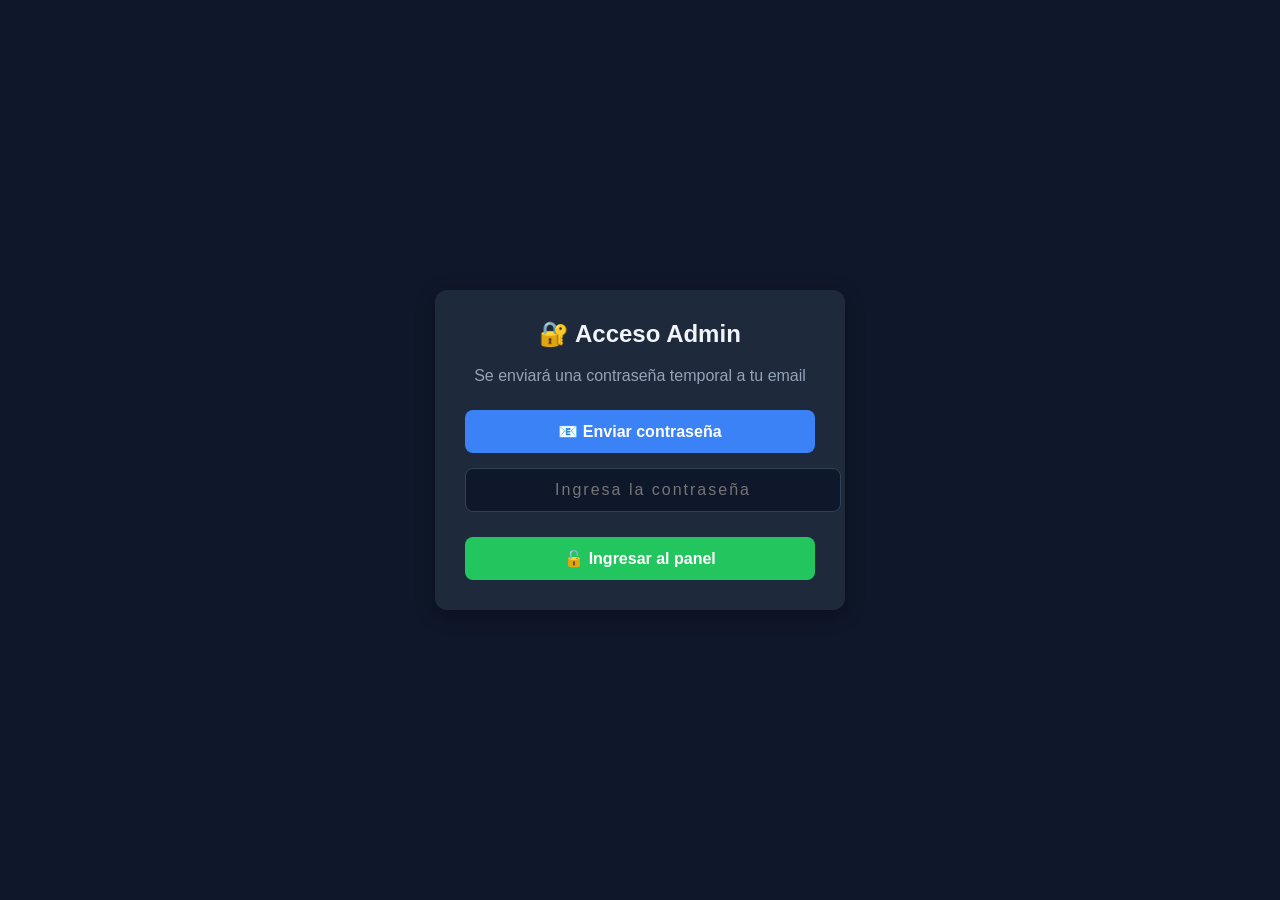
<file: frontend/admin_login.html>
<!DOCTYPE html>
<html lang="es">
<head>
<meta charset="UTF-8">
<title>Admin Access</title>
<link rel="stylesheet" href="/frontend/css/admin_login.css?v=1.0.8">
</head>
<body>

<div class="box">
    <h2>🔐 Acceso Admin</h2>
    <p>Se enviará una contraseña temporal a tu email</p>

    <button class="send" onclick="requestPassword()">📧 Enviar contraseña</button>

    <input type="password" id="pass" placeholder="Ingresa la contraseña" autocomplete="off">

    <button class="login" onclick="login()">🔓 Ingresar al panel</button>
    
    <div id="errorMsg" class="error"></div>
    <div id="successMsg" class="success"></div>
</div>
<script src="/frontend/js/admin_login.js?v=1.0.9"></script>
</body>
</html>
</file>
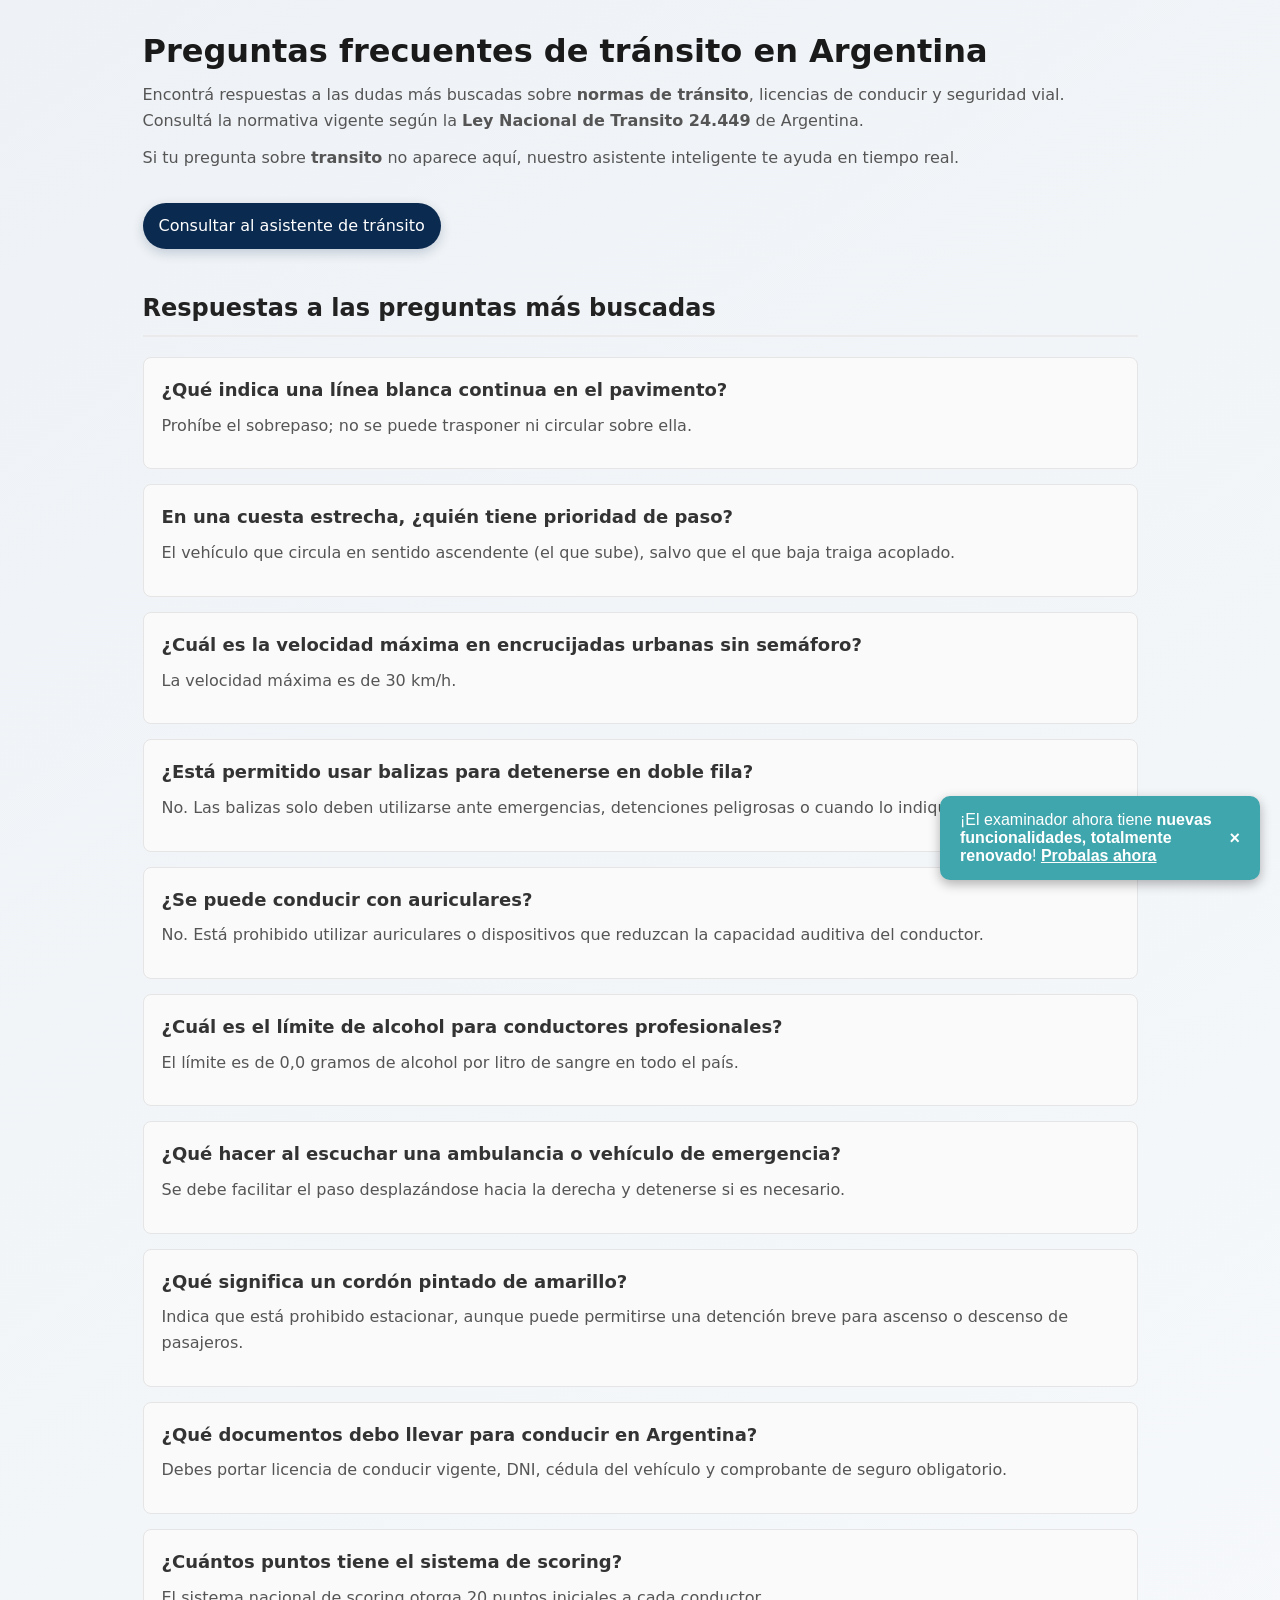
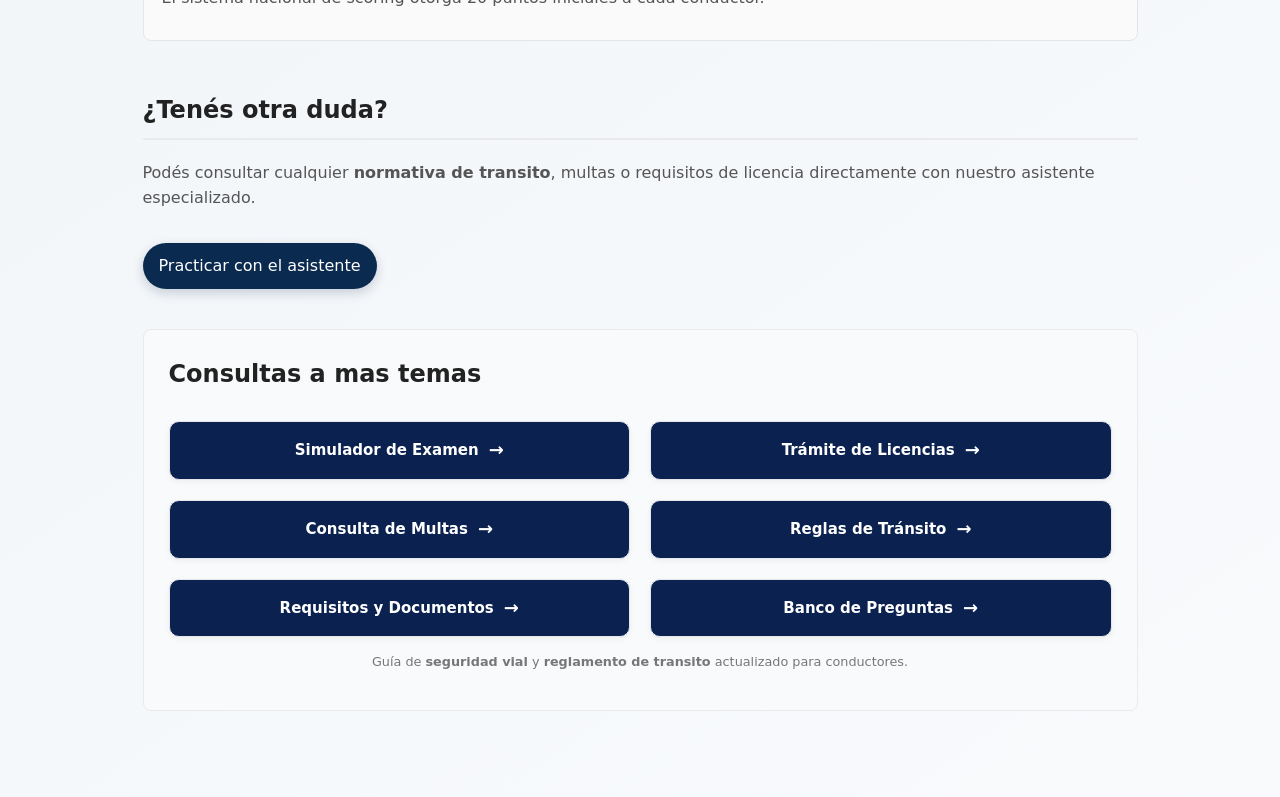
<file: frontend/faq.html>
<!DOCTYPE html>
<html lang="es">

<head>

<meta charset="UTF-8">
<meta name="viewport" content="width=device-width, initial-scale=1">

<title>Preguntas frecuentes de tránsito en Argentina | Seguridad Vial</title>

<meta name="description" content="Las dudas más comunes sobre normas de tránsito, licencias de conducir, multas y seguridad vial en Argentina según la Ley Nacional de Tránsito 24.449.">

<meta name="robots" content="index, follow">

<link rel="icon" type="image/x-icon" href="/favicon.ico">
<link rel="icon" type="image/png" sizes="32x32" href="/static/favicon-32x32.png">
<link rel="icon" type="image/png" sizes="16x16" href="/static/favicon-16x16.png">
<link rel="icon" type="image/png" sizes="192x192" href="/static/android-chrome-192x192.png">
<link rel="icon" type="image/png" sizes="512x512" href="/static/android-chrome-512x512.png">
<link rel="apple-touch-icon" href="/static/apple-touch-icon.png">
<link rel="manifest" href="/static/site.webmanifest">

<link rel="canonical" href="https://seguridadvial.codepyhub.com/faq/">

<link rel="stylesheet" href="/frontend/css/styles.css">
<link rel="stylesheet" href="/frontend/css/faq.css?v=1.0.57">

<meta property="og:title" content="Preguntas frecuentes de tránsito en Argentina">
<meta property="og:description" content="Respuestas rápidas sobre normas de tránsito, licencias y multas en Argentina.">
<meta property="og:type" content="website">
<meta property="og:locale" content="es_AR">

</head>

<body>

<main>

<header>
  <h1>Preguntas frecuentes de tránsito en Argentina</h1>

  <p>
    Encontrá respuestas a las dudas más buscadas sobre <strong>normas de tránsito</strong>, licencias de conducir y 
    seguridad vial. Consultá la normativa vigente según la <strong>Ley Nacional de Transito 24.449</strong> de Argentina.
  </p>

  <p>
    Si tu pregunta sobre <strong>transito</strong> no aparece aquí, nuestro asistente inteligente te ayuda en tiempo real.
  </p>

  <a href="/" class="back-btn" title="Asistente ia de transito">Consultar al asistente de tránsito</a>
</header>
<section>

<h2>Respuestas a las preguntas más buscadas</h2>


<article class="faq-item">
<h3>¿Qué indica una línea blanca continua en el pavimento?</h3>
<p>Prohíbe el sobrepaso; no se puede trasponer ni circular sobre ella.</p>
</article>


<article class="faq-item">
<h3>En una cuesta estrecha, ¿quién tiene prioridad de paso?</h3>
<p>El vehículo que circula en sentido ascendente (el que sube), salvo que el que baja traiga acoplado.</p>
</article>


<article class="faq-item">
<h3>¿Cuál es la velocidad máxima en encrucijadas urbanas sin semáforo?</h3>
<p>La velocidad máxima es de 30 km/h.</p>
</article>


<article class="faq-item">
<h3>¿Está permitido usar balizas para detenerse en doble fila?</h3>
<p>No. Las balizas solo deben utilizarse ante emergencias, detenciones peligrosas o cuando lo indique la autoridad.</p>
</article>


<article class="faq-item">
<h3>¿Se puede conducir con auriculares?</h3>
<p>No. Está prohibido utilizar auriculares o dispositivos que reduzcan la capacidad auditiva del conductor.</p>
</article>


<article class="faq-item">
<h3>¿Cuál es el límite de alcohol para conductores profesionales?</h3>
<p>El límite es de 0,0 gramos de alcohol por litro de sangre en todo el país.</p>
</article>


<article class="faq-item">
<h3>¿Qué hacer al escuchar una ambulancia o vehículo de emergencia?</h3>
<p>Se debe facilitar el paso desplazándose hacia la derecha y detenerse si es necesario.</p>
</article>


<article class="faq-item">
<h3>¿Qué significa un cordón pintado de amarillo?</h3>
<p>Indica que está prohibido estacionar, aunque puede permitirse una detención breve para ascenso o descenso de pasajeros.</p>
</article>

<article class="faq-item">
  <h3>¿Qué documentos debo llevar para conducir en Argentina?</h3>
  <p>Debes portar licencia de conducir vigente, DNI, cédula del vehículo y comprobante de seguro obligatorio.</p>
</article>


<article class="faq-item">
  <h3>¿Cuántos puntos tiene el sistema de scoring?</h3>
  <p>El sistema nacional de scoring otorga 20 puntos iniciales a cada conductor.</p>
</article>

</section>

<section style="margin-top:50px">
  <h2>¿Tenés otra duda?</h2>
  <p>
  Podés consultar cualquier <strong>normativa de transito</strong>, multas o requisitos de licencia directamente
  con nuestro asistente especializado.
  </p>
  <a href="/" class="back-btn" title="Pregunta al asistente de transito">
  Practicar con el asistente
  </a>
</section>

<section class="faq-topics" id="seccion-enlaces">
  <h2>Consultas a mas temas</h2>
  <div class="faq-links">
    <a href="/examen/" title="Simulador de examen de transito">Simulador de Examen</a>
    <a href="/faq/licencias/" title="Tramite de licencias de conducir">Trámite de Licencias</a>
    <a href="/faq/multas/" title="Consulta de multas de transito">Consulta de Multas</a>
    <a href="/faq/normas/" title="Normativa y reglas de transito">Reglas de Tránsito</a>
    <a href="/faq/documentacion/" title="Papeles y documentacion para circular">Requisitos y Documentos</a>
    <a href="/faq/examen/" title="Preguntas examen de transito">Banco de Preguntas</a>
  </div>
  <p style="font-size: 0.8em; color: #777; text-align: center; margin-top: 15px;">
    Guía de <strong>seguridad vial</strong> y <strong>reglamento de transito</strong> actualizado para conductores.
  </p>
  <p style="display:none;">
      Respondemos tus <strong>dudas de transito</strong> en Argentina: desde prioridades de paso hasta <strong>multas de transito</strong>. El <strong>asistente de seguridad vial</strong> más completo sobre el <strong>reglamento de transito</strong>.
  </p>

</section>

</main>

<script type="application/ld+json">
{
"@context":"https://schema.org",
"@type":"FAQPage",
"mainEntity":[

{
"@type":"Question",
"name":"¿Qué indica una línea blanca continua en el pavimento?",
"acceptedAnswer":{"@type":"Answer","text":"Prohíbe el sobrepaso; no se puede trasponer ni circular sobre ella."}
},

{
"@type":"Question",
"name":"En una cuesta estrecha, ¿quién tiene prioridad de paso?",
"acceptedAnswer":{"@type":"Answer","text":"El vehículo que circula en sentido ascendente tiene prioridad."}
},

{
"@type":"Question",
"name":"¿Cuál es la velocidad máxima en encrucijadas urbanas sin semáforo?",
"acceptedAnswer":{"@type":"Answer","text":"La velocidad máxima es de 30 km/h."}
},

{
"@type":"Question",
"name":"¿Está permitido usar balizas para detenerse en doble fila?",
"acceptedAnswer":{"@type":"Answer","text":"No. Las balizas se utilizan solo ante emergencias."}
},

{
"@type":"Question",
"name":"¿Se puede conducir con auriculares?",
"acceptedAnswer":{"@type":"Answer","text":"No, está prohibido utilizar auriculares al conducir."}
}

]
}
</script>

<div id="newFeaturesToast" style="
  position: fixed;
  bottom: 20px;
  right: 20px;
  background-color: #3fa6ad;
  color: #fff;
  padding: 15px 20px;
  border-radius: 10px;
  box-shadow: 0 4px 12px rgba(0,0,0,0.3);
  font-family: 'Inter', sans-serif;
  max-width: 320px;
  z-index: 9999;
  display: flex;
  align-items: center;
  justify-content: space-between;
  gap: 10px;
  cursor: default;
  opacity: 0;
  transform: translateY(50px);
  transition: opacity 0.5s ease, transform 0.5s ease;
">
  <span>
    ¡El examinador ahora tiene <strong>nuevas funcionalidades, totalmente renovado</strong>! 
    <a href="/examen/" style="color: #fff; text-decoration: underline; font-weight: 600;">Probalas ahora</a>
  </span>
  <button id="closeToast" style="
    background: transparent;
    border: none;
    color: #fff;
    font-size: 18px;
    font-weight: bold;
    cursor: pointer;
  ">&times;</button>
</div>
<script>
  document.addEventListener('DOMContentLoaded', () => {
    const toast = document.getElementById('newFeaturesToast');
    const closeBtn = document.getElementById('closeToast');

    setTimeout(() => {
      toast.style.opacity = '1';
      toast.style.transform = 'translateY(0)';
    }, 500); 

    closeBtn.addEventListener('click', () => {
      toast.style.opacity = '0';
      toast.style.transform = 'translateY(50px)';
    });

    setTimeout(() => {
      toast.style.opacity = '0';
      toast.style.transform = 'translateY(50px)';
    }, 10500); 
  });
</script>

</body>
</html>
</file>
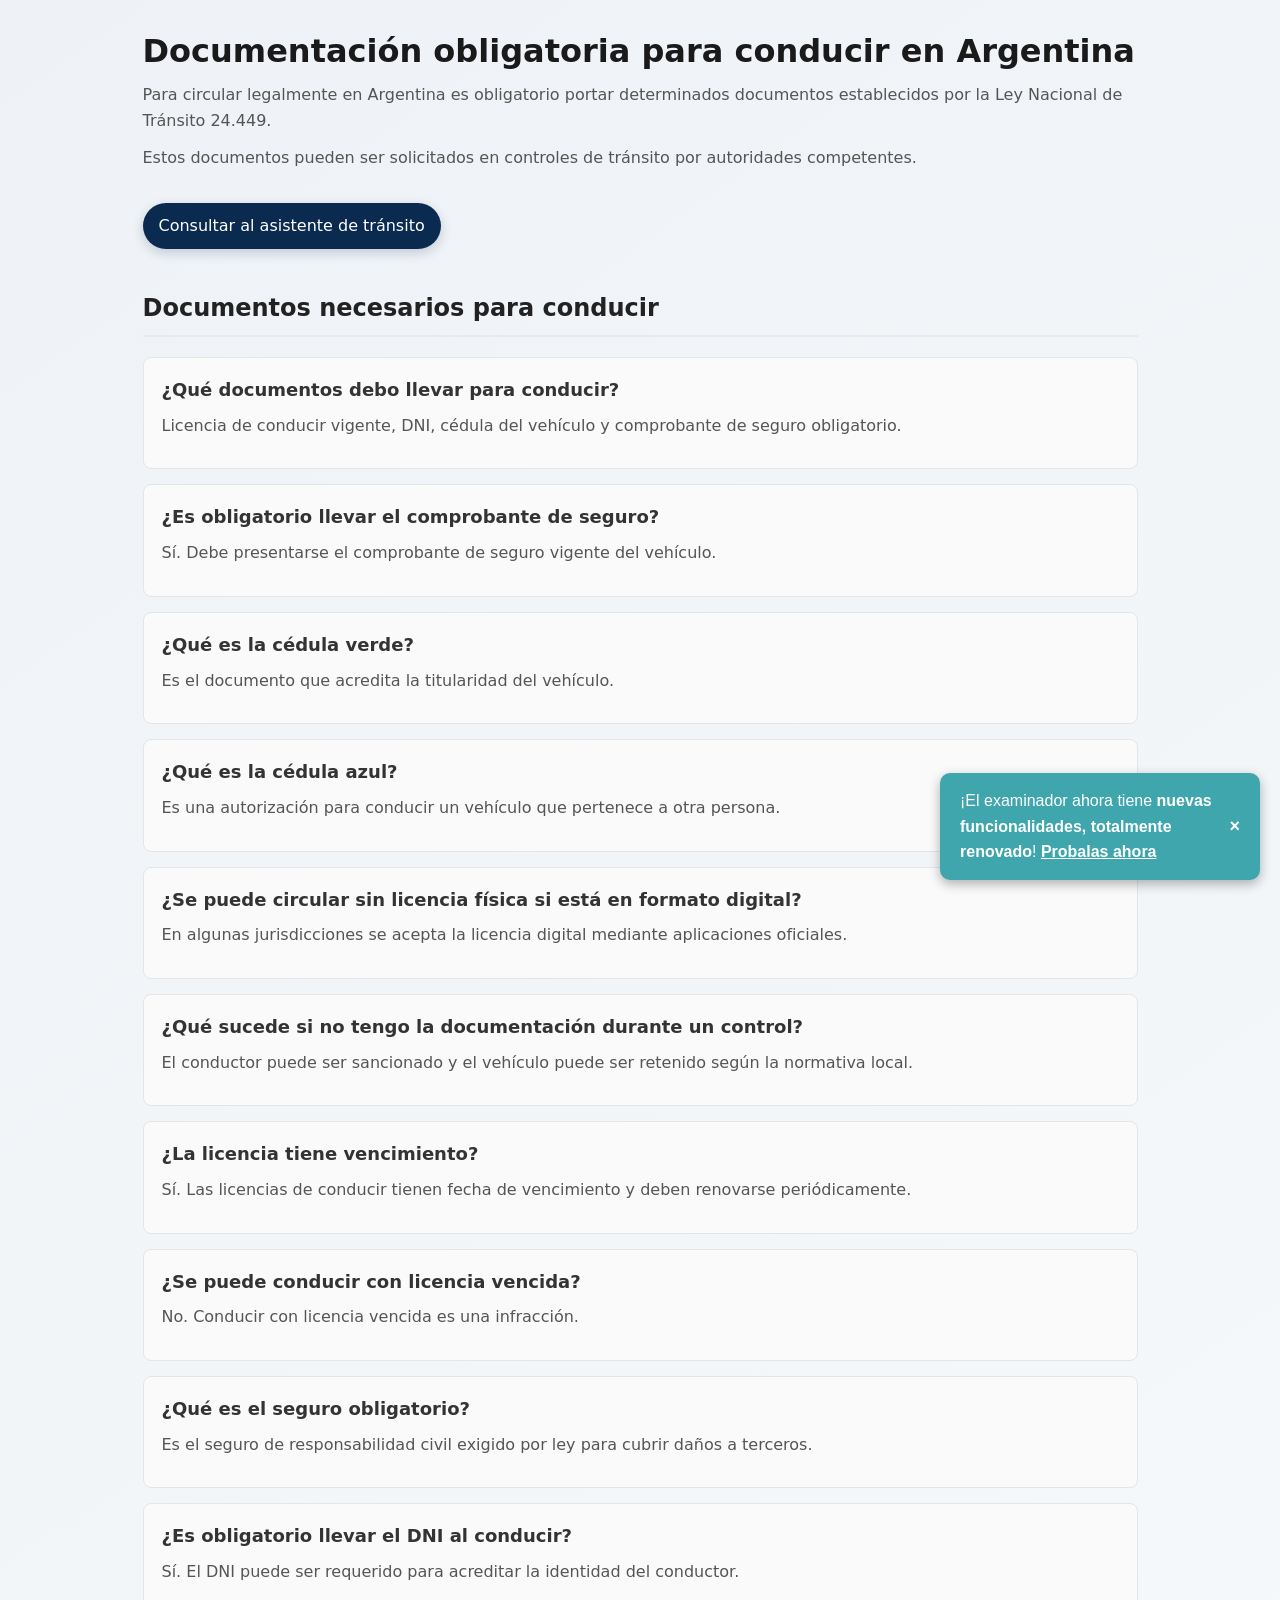
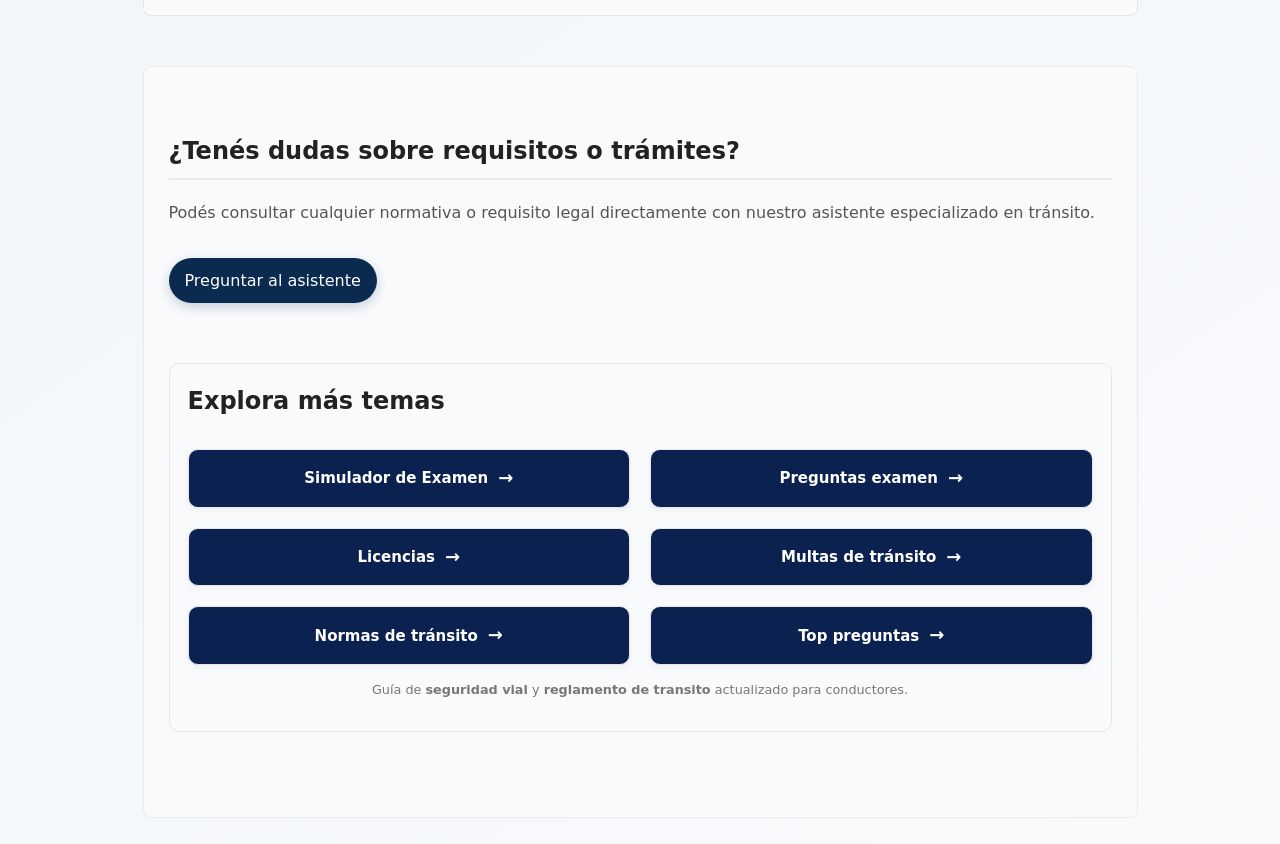
<file: frontend/faq_documentacion.html>
<!DOCTYPE html>
<html lang="es">

<head>

<meta charset="UTF-8">
<meta name="viewport" content="width=device-width, initial-scale=1">

<title>Documentación obligatoria para conducir en Argentina</title>

<meta name="description" content="Documentos obligatorios para conducir en Argentina: licencia, seguro, cédula del vehículo y requisitos legales según la Ley Nacional de Tránsito.">

<meta name="robots" content="index, follow">

<link rel="icon" type="image/x-icon" href="/favicon.ico">
<link rel="icon" type="image/png" sizes="32x32" href="/static/favicon-32x32.png">
<link rel="icon" type="image/png" sizes="16x16" href="/static/favicon-16x16.png">
<link rel="icon" type="image/png" sizes="192x192" href="/static/android-chrome-192x192.png">
<link rel="icon" type="image/png" sizes="512x512" href="/static/android-chrome-512x512.png">
<link rel="apple-touch-icon" href="/static/apple-touch-icon.png">
<link rel="manifest" href="/static/site.webmanifest">

<link rel="canonical" href="https://seguridadvial.codepyhub.com/faq/documentacion">

<link rel="stylesheet" href="/frontend/css/styles.css">
<link rel="stylesheet" href="/frontend/css/faq.css?v=1.0.15">

<meta property="og:title" content="Documentación obligatoria para conducir en Argentina">
<meta property="og:description" content="Requisitos legales y documentos necesarios para conducir en Argentina.">

</head>

<body>

<main>

<header>

<h1>Documentación obligatoria para conducir en Argentina</h1>

<p>
Para circular legalmente en Argentina es obligatorio portar determinados
documentos establecidos por la Ley Nacional de Tránsito 24.449.
</p>

<p>
Estos documentos pueden ser solicitados en controles de tránsito
por autoridades competentes.
</p>

<a href="/" class="back-btn" title="Consultar al asistente de transito inteligente">
  Consultar al asistente de tránsito
</a>

</header>
<section>

<h2>Documentos necesarios para conducir</h2>


<article class="faq-item">
<h3>¿Qué documentos debo llevar para conducir?</h3>
<p>Licencia de conducir vigente, DNI, cédula del vehículo y comprobante de seguro obligatorio.</p>
</article>


<article class="faq-item">
<h3>¿Es obligatorio llevar el comprobante de seguro?</h3>
<p>Sí. Debe presentarse el comprobante de seguro vigente del vehículo.</p>
</article>


<article class="faq-item">
<h3>¿Qué es la cédula verde?</h3>
<p>Es el documento que acredita la titularidad del vehículo.</p>
</article>


<article class="faq-item">
<h3>¿Qué es la cédula azul?</h3>
<p>Es una autorización para conducir un vehículo que pertenece a otra persona.</p>
</article>


<article class="faq-item">
<h3>¿Se puede circular sin licencia física si está en formato digital?</h3>
<p>En algunas jurisdicciones se acepta la licencia digital mediante aplicaciones oficiales.</p>
</article>


<article class="faq-item">
<h3>¿Qué sucede si no tengo la documentación durante un control?</h3>
<p>El conductor puede ser sancionado y el vehículo puede ser retenido según la normativa local.</p>
</article>


<article class="faq-item">
<h3>¿La licencia tiene vencimiento?</h3>
<p>Sí. Las licencias de conducir tienen fecha de vencimiento y deben renovarse periódicamente.</p>
</article>


<article class="faq-item">
<h3>¿Se puede conducir con licencia vencida?</h3>
<p>No. Conducir con licencia vencida es una infracción.</p>
</article>


<article class="faq-item">
<h3>¿Qué es el seguro obligatorio?</h3>
<p>Es el seguro de responsabilidad civil exigido por ley para cubrir daños a terceros.</p>
</article>


<article class="faq-item">
<h3>¿Es obligatorio llevar el DNI al conducir?</h3>
<p>Sí. El DNI puede ser requerido para acreditar la identidad del conductor.</p>
</article>

</section>


<section style="margin-top:50px">

<h2>¿Tenés dudas sobre requisitos o trámites?</h2>

<p>
Podés consultar cualquier normativa o requisito legal directamente
con nuestro asistente especializado en tránsito.
</p>

<section>
  <a href="/" class="back-btn" title="Hacer consultas de transito al asistente virtual">
    Preguntar al asistente
  </a>
</section>

<section class="faq-topics">
  <h2>Explora más temas</h2>

  <div class="faq-links">
    <a href="/examen/" class="faq-cta-btn" title="Simulador de examen de transito para licencia">Simulador de Examen</a>
    <a href="/faq/examen/" title="Banco de preguntas examen de transito argentina">Preguntas examen</a>
    <a href="/faq/licencias/" title="Tramite de licencias de conducir y requisitos">Licencias</a>
    <a href="/faq/multas/" title="Consulta de multas de transito e infracciones">Multas de tránsito</a>
    <a href="/faq/normas/" title="Reglas y normas de transito ley 24449">Normas de tránsito</a>
    <a href="/faq/" title="Preguntas frecuentes de transito mas buscadas">Top preguntas</a>
  </div>
  <p style="font-size: 0.8em; color: #777; text-align: center; margin-top: 15px;">
    Guía de <strong>seguridad vial</strong> y <strong>reglamento de transito</strong> actualizado para conductores.
  </p>

  <p style="display:none;">
    Respondemos tus <strong>dudas de transito</strong> en Argentina: desde prioridades de paso hasta <strong>multas de transito</strong>. El <strong>asistente de seguridad vial</strong> más completo sobre el <strong>reglamento de transito</strong>.
  </p>
</section>

<script type="application/ld+json">
{
"@context":"https://schema.org",
"@type":"FAQPage",
"mainEntity":[

{
"@type":"Question",
"name":"¿Qué documentos debo llevar para conducir?",
"acceptedAnswer":{"@type":"Answer","text":"Licencia de conducir vigente, DNI, cédula del vehículo y comprobante de seguro."}
},

{
"@type":"Question",
"name":"¿Qué es la cédula verde?",
"acceptedAnswer":{"@type":"Answer","text":"Documento que acredita la titularidad del vehículo."}
},

{
"@type":"Question",
"name":"¿Qué es la cédula azul?",
"acceptedAnswer":{"@type":"Answer","text":"Autorización para conducir un vehículo de otra persona."}
},

{
"@type":"Question",
"name":"¿Se puede conducir con licencia vencida?",
"acceptedAnswer":{"@type":"Answer","text":"No. Conducir con licencia vencida es una infracción."}
}

]
}
</script>

<div id="newFeaturesToast" style="
  position: fixed;
  bottom: 20px;
  right: 20px;
  background-color: #3fa6ad;
  color: #fff;
  padding: 15px 20px;
  border-radius: 10px;
  box-shadow: 0 4px 12px rgba(0,0,0,0.3);
  font-family: 'Inter', sans-serif;
  max-width: 320px;
  z-index: 9999;
  display: flex;
  align-items: center;
  justify-content: space-between;
  gap: 10px;
  cursor: default;
  opacity: 0;
  transform: translateY(50px);
  transition: opacity 0.5s ease, transform 0.5s ease;
">
  <span>
    ¡El examinador ahora tiene <strong>nuevas funcionalidades, totalmente renovado</strong>! 
    <a href="/examen/" style="color: #fff; text-decoration: underline; font-weight: 600;">Probalas ahora</a>
  </span>
  <button id="closeToast" style="
    background: transparent;
    border: none;
    color: #fff;
    font-size: 18px;
    font-weight: bold;
    cursor: pointer;
  ">&times;</button>
</div>
<script>
  document.addEventListener('DOMContentLoaded', () => {
    const toast = document.getElementById('newFeaturesToast');
    const closeBtn = document.getElementById('closeToast');

    setTimeout(() => {
      toast.style.opacity = '1';
      toast.style.transform = 'translateY(0)';
    }, 500); 

    closeBtn.addEventListener('click', () => {
      toast.style.opacity = '0';
      toast.style.transform = 'translateY(50px)';
    });

    setTimeout(() => {
      toast.style.opacity = '0';
      toast.style.transform = 'translateY(50px)';
    }, 10500); 
  });
</script>

</body>
</html>
</file>
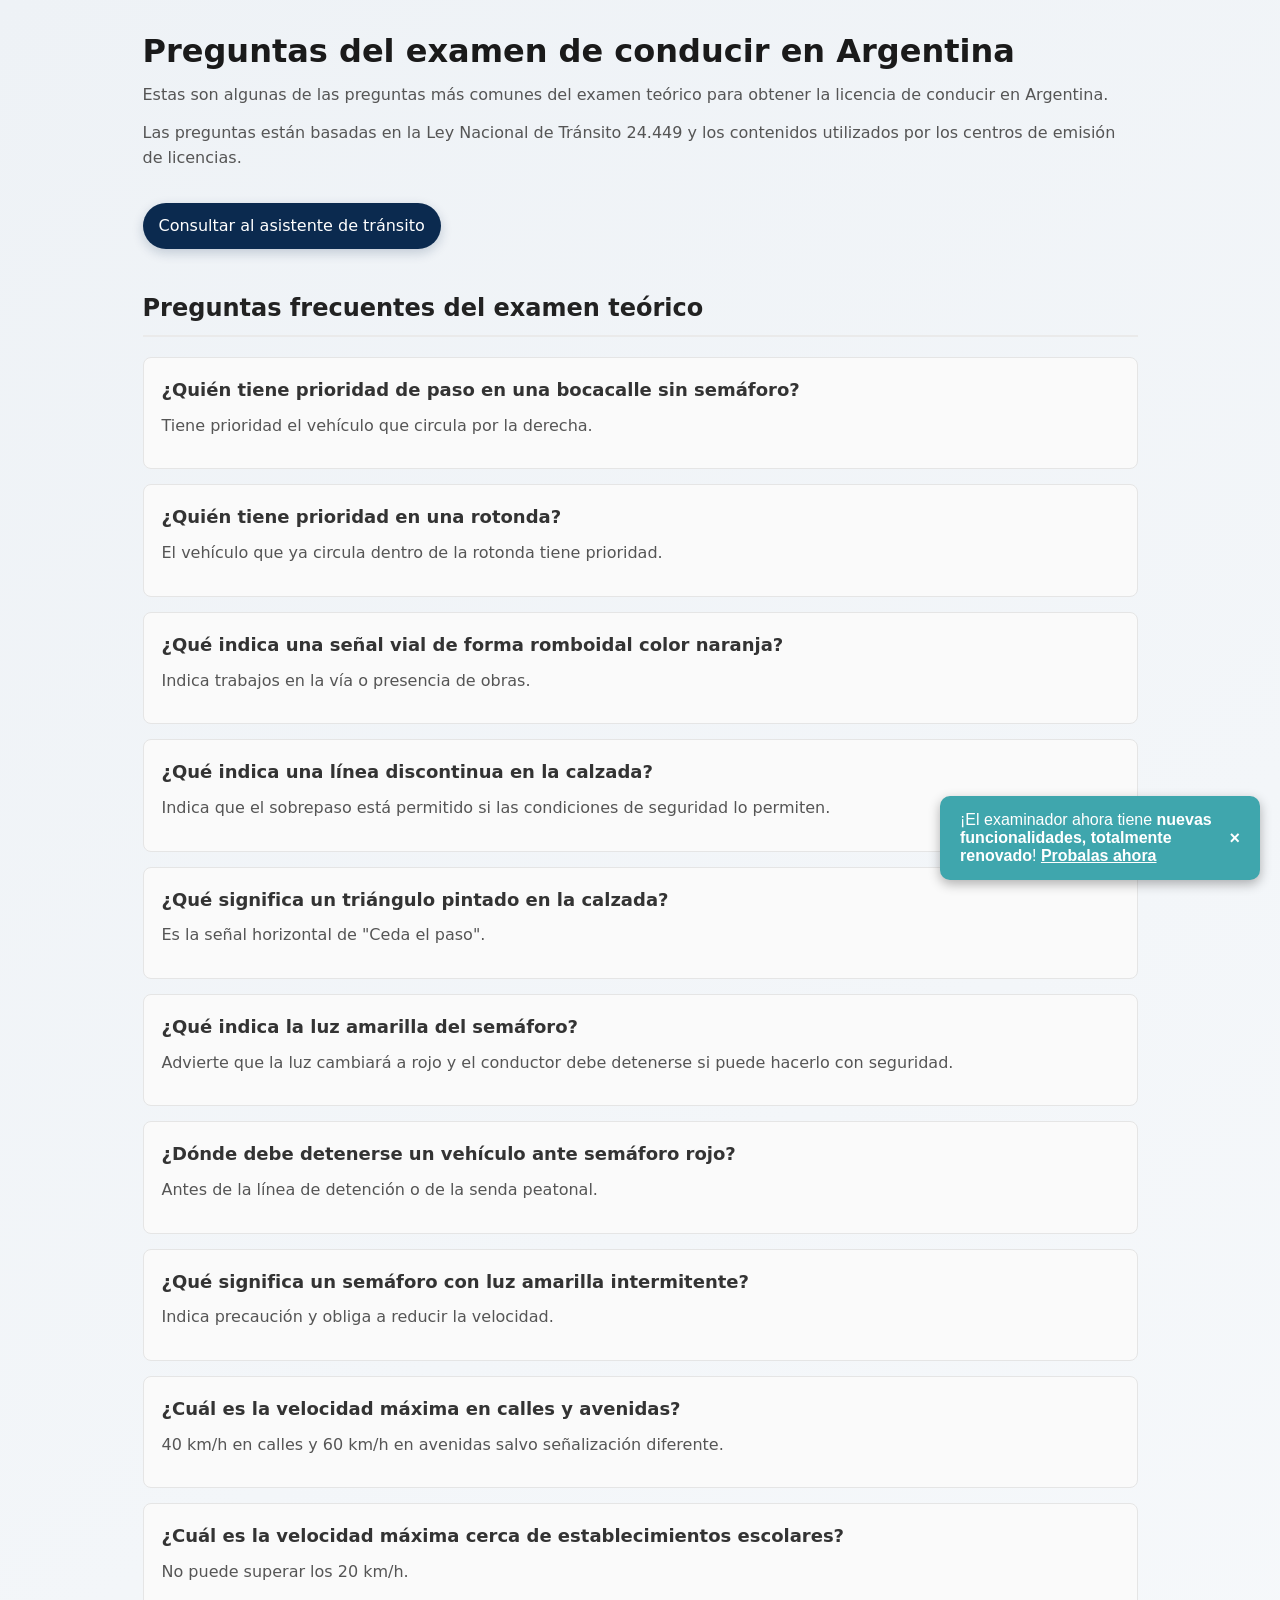
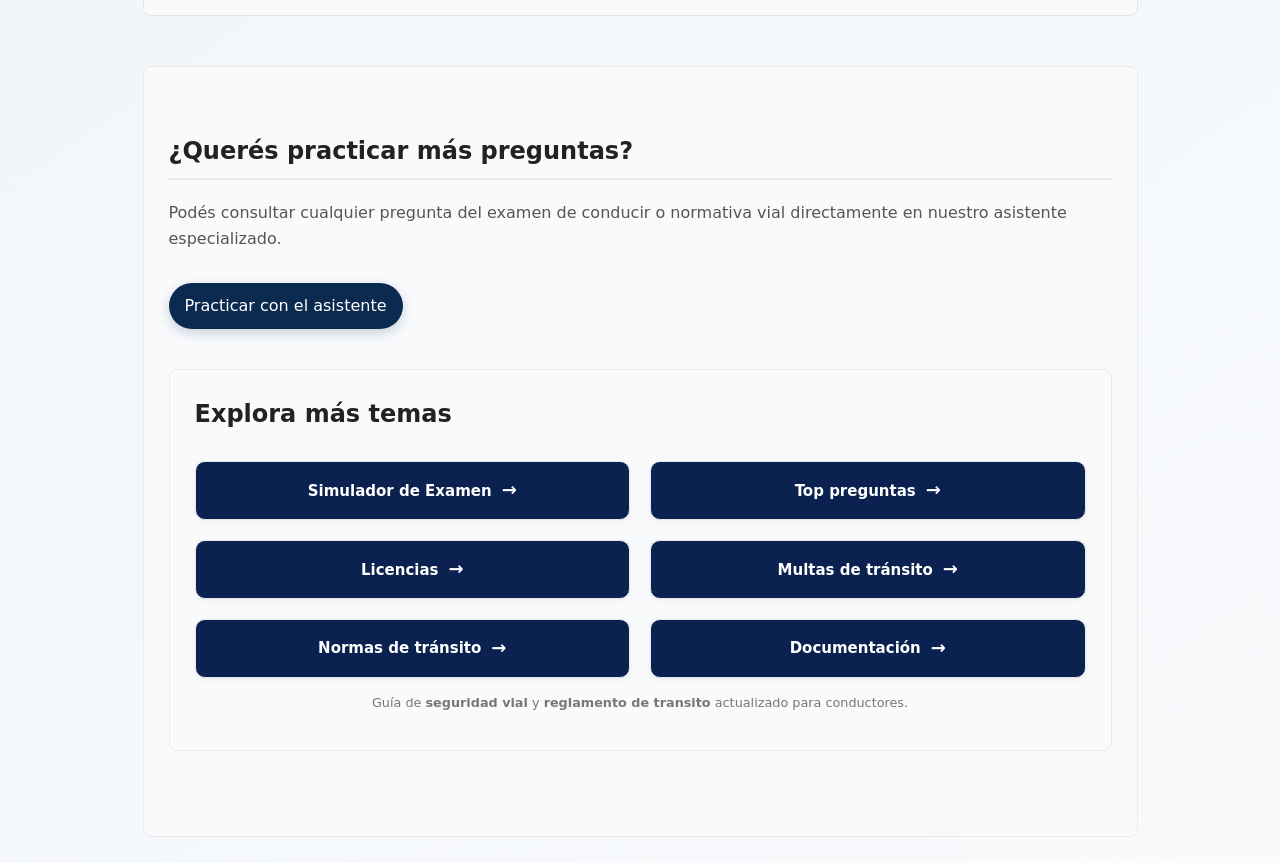
<file: frontend/faq_examen.html>
<!DOCTYPE html>
<html lang="es">

<head>

<meta charset="UTF-8">
<meta name="viewport" content="width=device-width, initial-scale=1">

<title>Preguntas del examen de conducir en Argentina | Guía oficial</title>

<meta name="description" content="Preguntas típicas del examen teórico para sacar la licencia de conducir en Argentina. Señales de tránsito, prioridades, velocidades y normas viales.">

<meta name="robots" content="index, follow">

<link rel="icon" type="image/x-icon" href="/favicon.ico">
<link rel="icon" type="image/png" sizes="32x32" href="/static/favicon-32x32.png">
<link rel="icon" type="image/png" sizes="16x16" href="/static/favicon-16x16.png">
<link rel="icon" type="image/png" sizes="192x192" href="/static/android-chrome-192x192.png">
<link rel="icon" type="image/png" sizes="512x512" href="/static/android-chrome-512x512.png">
<link rel="apple-touch-icon" href="/static/apple-touch-icon.png">
<link rel="manifest" href="/static/site.webmanifest">

<link rel="canonical" href="https://seguridadvial.codepyhub.com/faq/examen">

<link rel="stylesheet" href="/frontend/css/styles.css">
<link rel="stylesheet" href="/frontend/css/faq.css?v=1.0.15">

<meta property="og:title" content="Preguntas del examen de conducir en Argentina">
<meta property="og:description" content="Guía con preguntas del examen teórico de licencia de conducir en Argentina.">
<meta property="og:type" content="website">

</head>

<body>

<main>

<header>

<h1>Preguntas del examen de conducir en Argentina</h1>

<p>
Estas son algunas de las preguntas más comunes del examen teórico para obtener la
licencia de conducir en Argentina.
</p>

<p>
Las preguntas están basadas en la Ley Nacional de Tránsito 24.449 y los
contenidos utilizados por los centros de emisión de licencias.
</p>

<a href="/" class="back-btn" title="Asistente virtual de seguridad vial y transito">
  Consultar al asistente de tránsito
</a>

</header>
<section>

<h2>Preguntas frecuentes del examen teórico</h2>


<article class="faq-item">
<h3>¿Quién tiene prioridad de paso en una bocacalle sin semáforo?</h3>
<p>Tiene prioridad el vehículo que circula por la derecha.</p>
</article>


<article class="faq-item">
<h3>¿Quién tiene prioridad en una rotonda?</h3>
<p>El vehículo que ya circula dentro de la rotonda tiene prioridad.</p>
</article>


<article class="faq-item">
<h3>¿Qué indica una señal vial de forma romboidal color naranja?</h3>
<p>Indica trabajos en la vía o presencia de obras.</p>
</article>


<article class="faq-item">
<h3>¿Qué indica una línea discontinua en la calzada?</h3>
<p>Indica que el sobrepaso está permitido si las condiciones de seguridad lo permiten.</p>
</article>


<article class="faq-item">
<h3>¿Qué significa un triángulo pintado en la calzada?</h3>
<p>Es la señal horizontal de "Ceda el paso".</p>
</article>


<article class="faq-item">
<h3>¿Qué indica la luz amarilla del semáforo?</h3>
<p>Advierte que la luz cambiará a rojo y el conductor debe detenerse si puede hacerlo con seguridad.</p>
</article>


<article class="faq-item">
<h3>¿Dónde debe detenerse un vehículo ante semáforo rojo?</h3>
<p>Antes de la línea de detención o de la senda peatonal.</p>
</article>


<article class="faq-item">
<h3>¿Qué significa un semáforo con luz amarilla intermitente?</h3>
<p>Indica precaución y obliga a reducir la velocidad.</p>
</article>


<article class="faq-item">
<h3>¿Cuál es la velocidad máxima en calles y avenidas?</h3>
<p>40 km/h en calles y 60 km/h en avenidas salvo señalización diferente.</p>
</article>


<article class="faq-item">
<h3>¿Cuál es la velocidad máxima cerca de establecimientos escolares?</h3>
<p>No puede superar los 20 km/h.</p>
</article>

</section>


<section style="margin-top:50px">

<h2>¿Querés practicar más preguntas?</h2>

<p>
Podés consultar cualquier pregunta del examen de conducir o normativa vial
directamente en nuestro asistente especializado.
</p>

<section>
  <a href="/" class="back-btn" title="Practicar examen de transito con asistente virtual">
    Practicar con el asistente
  </a>
</section>

<section class="faq-topics">
  <h2>Explora más temas</h2>

  <div class="faq-links">
    <a href="/examen/" class="faq-cta-btn" title="Simulador de examen de transito argentina">Simulador de Examen</a>
    <a href="/faq/" title="Preguntas frecuentes de transito y seguridad vial">Top preguntas</a>
    <a href="/faq/licencias/" title="Tramite de licencias de conducir y requisitos">Licencias</a>
    <a href="/faq/multas/" title="Consulta de multas de transito e infracciones">Multas de tránsito</a>
    <a href="/faq/normas/" title="Reglas y normas de transito ley 24449">Normas de tránsito</a>
    <a href="/faq/documentacion/" title="Documentacion para circular y papeles de transito">Documentación</a>
  </div>

  <p style="font-size: 0.8em; color: #777; text-align: center; margin-top: 15px;">
    Guía de <strong>seguridad vial</strong> y <strong>reglamento de transito</strong> actualizado para conductores.
  </p>

  <p style="display:none;">
      Respondemos tus <strong>dudas de transito</strong> en Argentina: desde prioridades de paso hasta <strong>multas de transito</strong>. El <strong>asistente de seguridad vial</strong> más completo sobre el <strong>reglamento de transito</strong>.
  </p>
</section>


</main>

<script type="application/ld+json">
{
"@context":"https://schema.org",
"@type":"FAQPage",
"mainEntity":[

{
"@type":"Question",
"name":"¿Quién tiene prioridad de paso en una bocacalle sin semáforo?",
"acceptedAnswer":{"@type":"Answer","text":"El vehículo que circula por la derecha tiene prioridad."}
},

{
"@type":"Question",
"name":"¿Quién tiene prioridad en una rotonda?",
"acceptedAnswer":{"@type":"Answer","text":"El vehículo que ya circula dentro de la rotonda tiene prioridad."}
},

{
"@type":"Question",
"name":"¿Qué indica una señal romboidal naranja?",
"acceptedAnswer":{"@type":"Answer","text":"Indica trabajos en la vía."}
},

{
"@type":"Question",
"name":"¿Qué indica una línea discontinua en la calzada?",
"acceptedAnswer":{"@type":"Answer","text":"Permite el sobrepaso si es seguro."}
}

]
}
</script>


<div id="newFeaturesToast" style="
  position: fixed;
  bottom: 20px;
  right: 20px;
  background-color: #3fa6ad;
  color: #fff;
  padding: 15px 20px;
  border-radius: 10px;
  box-shadow: 0 4px 12px rgba(0,0,0,0.3);
  font-family: 'Inter', sans-serif;
  max-width: 320px;
  z-index: 9999;
  display: flex;
  align-items: center;
  justify-content: space-between;
  gap: 10px;
  cursor: default;
  opacity: 0;
  transform: translateY(50px);
  transition: opacity 0.5s ease, transform 0.5s ease;
">
  <span>
    ¡El examinador ahora tiene <strong>nuevas funcionalidades, totalmente renovado</strong>! 
    <a href="/examen/" style="color: #fff; text-decoration: underline; font-weight: 600;">Probalas ahora</a>
  </span>
  <button id="closeToast" style="
    background: transparent;
    border: none;
    color: #fff;
    font-size: 18px;
    font-weight: bold;
    cursor: pointer;
  ">&times;</button>
</div>
<script>
  document.addEventListener('DOMContentLoaded', () => {
    const toast = document.getElementById('newFeaturesToast');
    const closeBtn = document.getElementById('closeToast');

    setTimeout(() => {
      toast.style.opacity = '1';
      toast.style.transform = 'translateY(0)';
    }, 500); 

    closeBtn.addEventListener('click', () => {
      toast.style.opacity = '0';
      toast.style.transform = 'translateY(50px)';
    });

    setTimeout(() => {
      toast.style.opacity = '0';
      toast.style.transform = 'translateY(50px)';
    }, 10500); 
  });
</script>
</body>
</html>
</file>
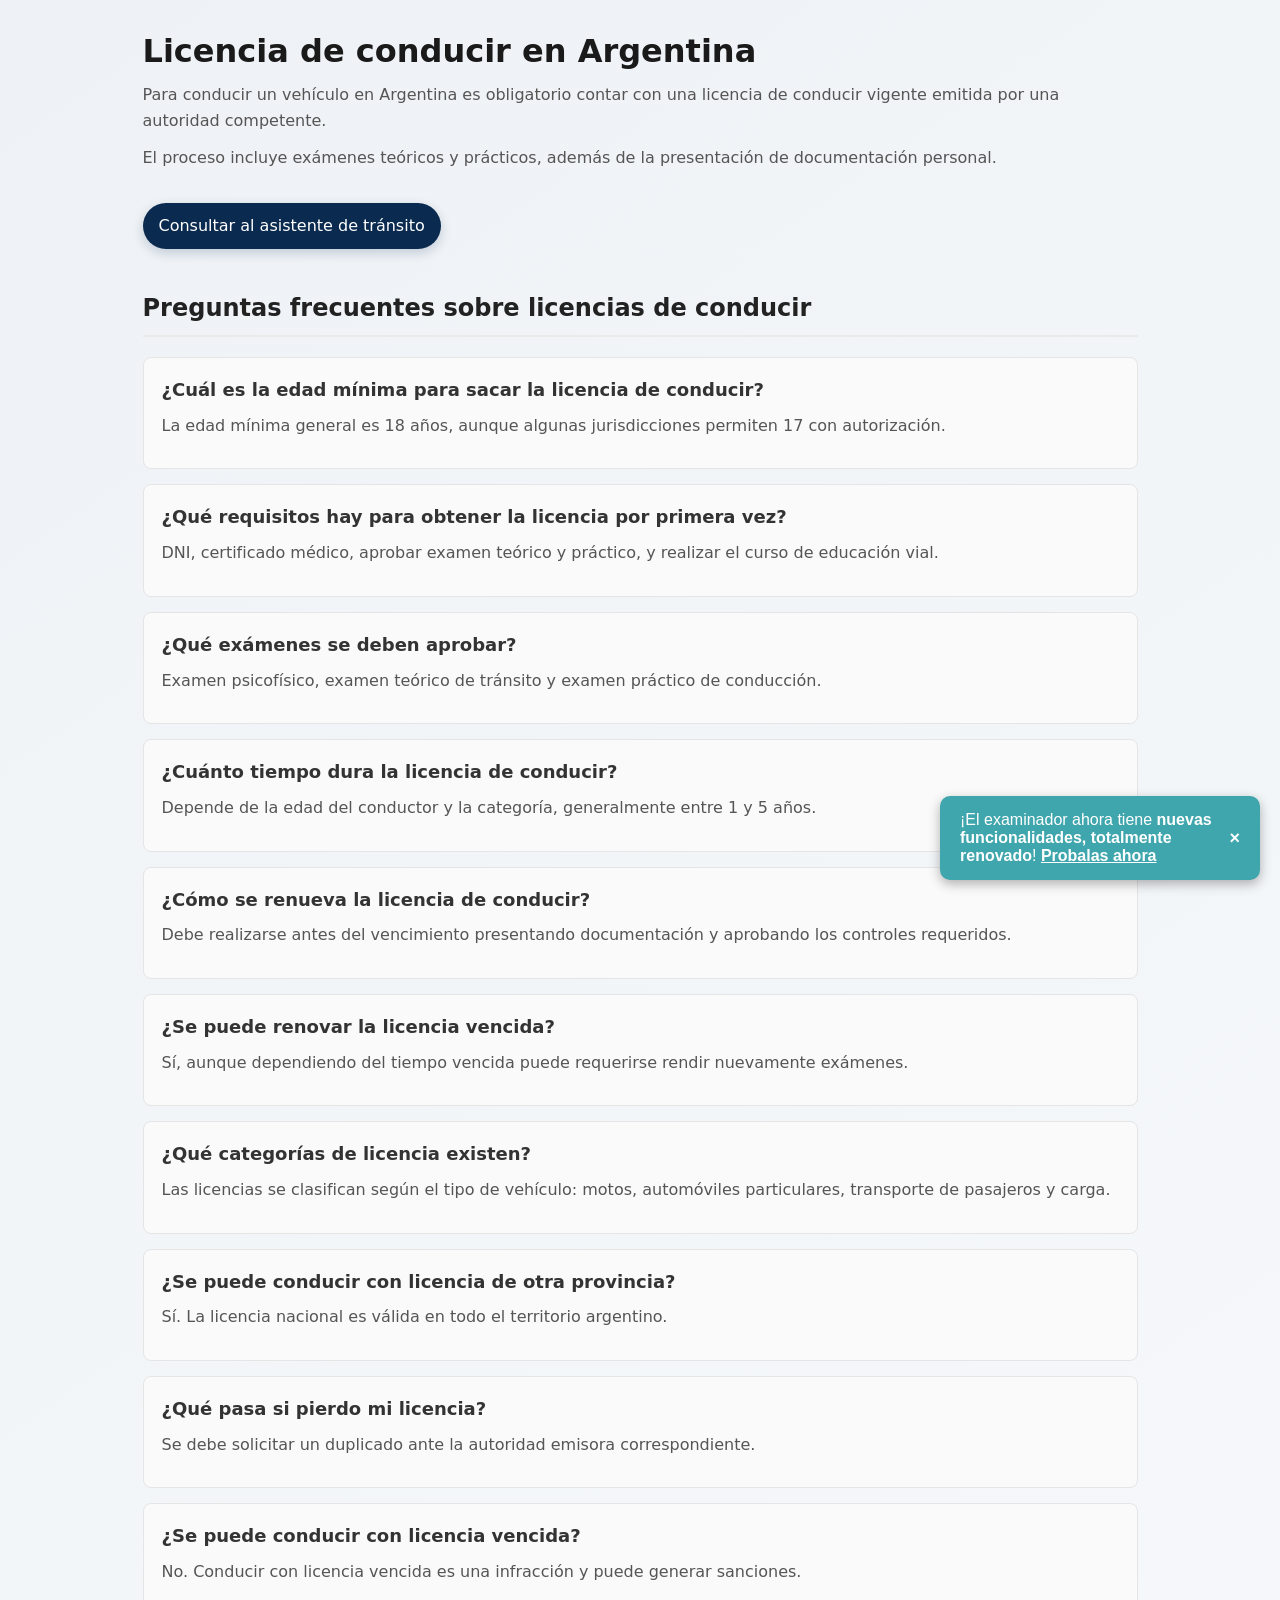
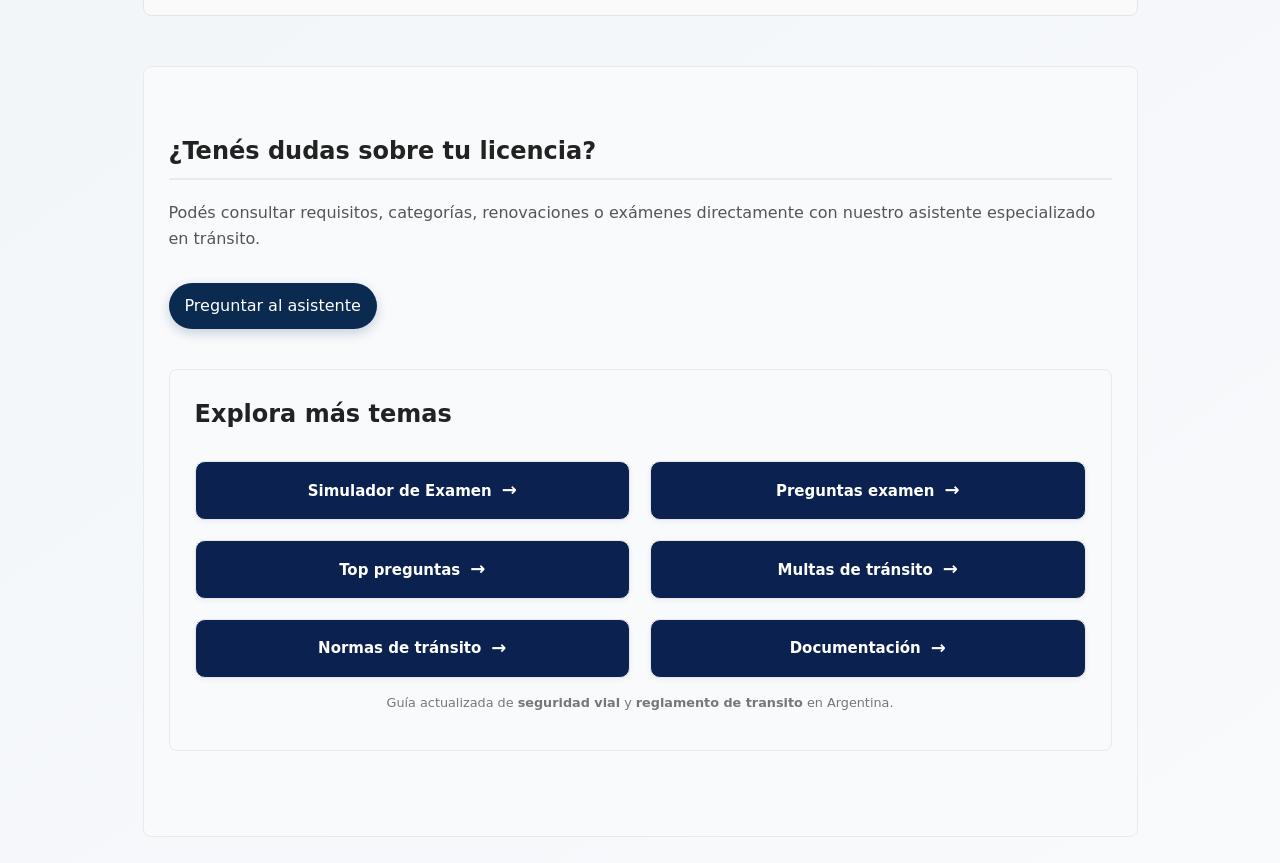
<file: frontend/faq_licencias.html>
<!DOCTYPE html>
<html lang="es">

<head>

<meta charset="UTF-8">
<meta name="viewport" content="width=device-width, initial-scale=1">

<title>Licencia de conducir en Argentina | Requisitos y renovación</title>

<meta name="description" content="Requisitos para obtener o renovar la licencia de conducir en Argentina. Examen, documentación, edad mínima y trámite según la Ley Nacional de Tránsito.">

<meta name="robots" content="index, follow">

<link rel="icon" type="image/x-icon" href="/favicon.ico">
<link rel="icon" type="image/png" sizes="32x32" href="/static/favicon-32x32.png">
<link rel="icon" type="image/png" sizes="16x16" href="/static/favicon-16x16.png">
<link rel="icon" type="image/png" sizes="192x192" href="/static/android-chrome-192x192.png">
<link rel="icon" type="image/png" sizes="512x512" href="/static/android-chrome-512x512.png">
<link rel="apple-touch-icon" href="/static/apple-touch-icon.png">
<link rel="manifest" href="/static/site.webmanifest">

<link rel="canonical" href="https://seguridadvial.codepyhub.com/faq/licencias">

<link rel="stylesheet" href="/frontend/css/styles.css">
<link rel="stylesheet" href="/frontend/css/faq.css?v=1.0.15">

<meta property="og:title" content="Licencia de conducir en Argentina">
<meta property="og:description" content="Requisitos para sacar o renovar la licencia de conducir en Argentina.">

</head>

<body>

<main>

<header>

<h1>Licencia de conducir en Argentina</h1>

<p>
Para conducir un vehículo en Argentina es obligatorio contar con una
licencia de conducir vigente emitida por una autoridad competente.
</p>

<p>
El proceso incluye exámenes teóricos y prácticos, además de la
presentación de documentación personal.
</p>

<a href="/" class="back-btn" title="Asistente virtual de seguridad vial y transito">
  Consultar al asistente de tránsito
</a>

</header>
<section>

<h2>Preguntas frecuentes sobre licencias de conducir</h2>


<article class="faq-item">
<h3>¿Cuál es la edad mínima para sacar la licencia de conducir?</h3>
<p>La edad mínima general es 18 años, aunque algunas jurisdicciones permiten 17 con autorización.</p>
</article>


<article class="faq-item">
<h3>¿Qué requisitos hay para obtener la licencia por primera vez?</h3>
<p>DNI, certificado médico, aprobar examen teórico y práctico, y realizar el curso de educación vial.</p>
</article>


<article class="faq-item">
<h3>¿Qué exámenes se deben aprobar?</h3>
<p>Examen psicofísico, examen teórico de tránsito y examen práctico de conducción.</p>
</article>


<article class="faq-item">
<h3>¿Cuánto tiempo dura la licencia de conducir?</h3>
<p>Depende de la edad del conductor y la categoría, generalmente entre 1 y 5 años.</p>
</article>


<article class="faq-item">
<h3>¿Cómo se renueva la licencia de conducir?</h3>
<p>Debe realizarse antes del vencimiento presentando documentación y aprobando los controles requeridos.</p>
</article>


<article class="faq-item">
<h3>¿Se puede renovar la licencia vencida?</h3>
<p>Sí, aunque dependiendo del tiempo vencida puede requerirse rendir nuevamente exámenes.</p>
</article>


<article class="faq-item">
<h3>¿Qué categorías de licencia existen?</h3>
<p>Las licencias se clasifican según el tipo de vehículo: motos, automóviles particulares, transporte de pasajeros y carga.</p>
</article>


<article class="faq-item">
<h3>¿Se puede conducir con licencia de otra provincia?</h3>
<p>Sí. La licencia nacional es válida en todo el territorio argentino.</p>
</article>


<article class="faq-item">
<h3>¿Qué pasa si pierdo mi licencia?</h3>
<p>Se debe solicitar un duplicado ante la autoridad emisora correspondiente.</p>
</article>


<article class="faq-item">
<h3>¿Se puede conducir con licencia vencida?</h3>
<p>No. Conducir con licencia vencida es una infracción y puede generar sanciones.</p>
</article>

</section>


<section style="margin-top:50px">

<h2>¿Tenés dudas sobre tu licencia?</h2>

<p>
Podés consultar requisitos, categorías, renovaciones o exámenes
directamente con nuestro asistente especializado en tránsito.
</p>

<section>
  <a href="/" class="back-btn" title="Hacer una consulta al asistente de transito online">
    Preguntar al asistente
  </a>
</section>

<section class="faq-topics">
  <h2>Explora más temas</h2>

  <div class="faq-links">
    <a href="/examen/" class="faq-cta-btn" title="Simulador de examen de transito para licencia">Simulador de Examen</a>
    <a href="/faq/examen/" title="Banco de preguntas examen de transito argentina">Preguntas examen</a>
    <a href="/faq/" title="Preguntas frecuentes de transito y seguridad vial">Top preguntas</a>    
    <a href="/faq/multas/" title="Consulta de multas de transito e infracciones">Multas de tránsito</a>
    <a href="/faq/normas/" title="Reglas y normas de transito ley 24449">Normas de tránsito</a>
    <a href="/faq/documentacion/" title="Documentacion para circular y requisitos de transito">Documentación</a>
  </div>

  <p style="font-size: 0.8em; color: #777; text-align: center; margin-top: 15px;">
    Guía actualizada de <strong>seguridad vial</strong> y <strong>reglamento de transito</strong> en Argentina.
  </p>

  <p style="display:none;">
    Guía sobre la <strong>ley de transito argentina</strong> y seguridad vial. Resolvemos tus <strong>dudas de transito</strong>, prioridades de paso y <strong>reglamento de transito</strong> nacional actualizado.
  </p>
</section>


</main>

<script type="application/ld+json">
{
"@context":"https://schema.org",
"@type":"FAQPage",
"mainEntity":[

{
"@type":"Question",
"name":"¿Cuál es la edad mínima para sacar la licencia de conducir?",
"acceptedAnswer":{"@type":"Answer","text":"Generalmente 18 años, aunque algunas jurisdicciones permiten 17 con autorización."}
},

{
"@type":"Question",
"name":"¿Qué requisitos hay para obtener la licencia por primera vez?",
"acceptedAnswer":{"@type":"Answer","text":"DNI, certificado médico, curso de educación vial y aprobar los exámenes."}
},

{
"@type":"Question",
"name":"¿Cuánto tiempo dura la licencia de conducir?",
"acceptedAnswer":{"@type":"Answer","text":"Generalmente entre 1 y 5 años dependiendo de la edad y categoría."}
},

{
"@type":"Question",
"name":"¿Se puede conducir con licencia vencida?",
"acceptedAnswer":{"@type":"Answer","text":"No. Conducir con licencia vencida es una infracción."}
}

]
}
</script>


<div id="newFeaturesToast" style="
  position: fixed;
  bottom: 20px;
  right: 20px;
  background-color: #3fa6ad;
  color: #fff;
  padding: 15px 20px;
  border-radius: 10px;
  box-shadow: 0 4px 12px rgba(0,0,0,0.3);
  font-family: 'Inter', sans-serif;
  max-width: 320px;
  z-index: 9999;
  display: flex;
  align-items: center;
  justify-content: space-between;
  gap: 10px;
  cursor: default;
  opacity: 0;
  transform: translateY(50px);
  transition: opacity 0.5s ease, transform 0.5s ease;
">
  <span>
    ¡El examinador ahora tiene <strong>nuevas funcionalidades, totalmente renovado</strong>! 
    <a href="/examen/" style="color: #fff; text-decoration: underline; font-weight: 600;">Probalas ahora</a>
  </span>
  <button id="closeToast" style="
    background: transparent;
    border: none;
    color: #fff;
    font-size: 18px;
    font-weight: bold;
    cursor: pointer;
  ">&times;</button>
</div>
<script>
  document.addEventListener('DOMContentLoaded', () => {
    const toast = document.getElementById('newFeaturesToast');
    const closeBtn = document.getElementById('closeToast');

    setTimeout(() => {
      toast.style.opacity = '1';
      toast.style.transform = 'translateY(0)';
    }, 500); 

    closeBtn.addEventListener('click', () => {
      toast.style.opacity = '0';
      toast.style.transform = 'translateY(50px)';
    });

    setTimeout(() => {
      toast.style.opacity = '0';
      toast.style.transform = 'translateY(50px)';
    }, 10500); 
  });
</script>
</body>
</html>
</file>
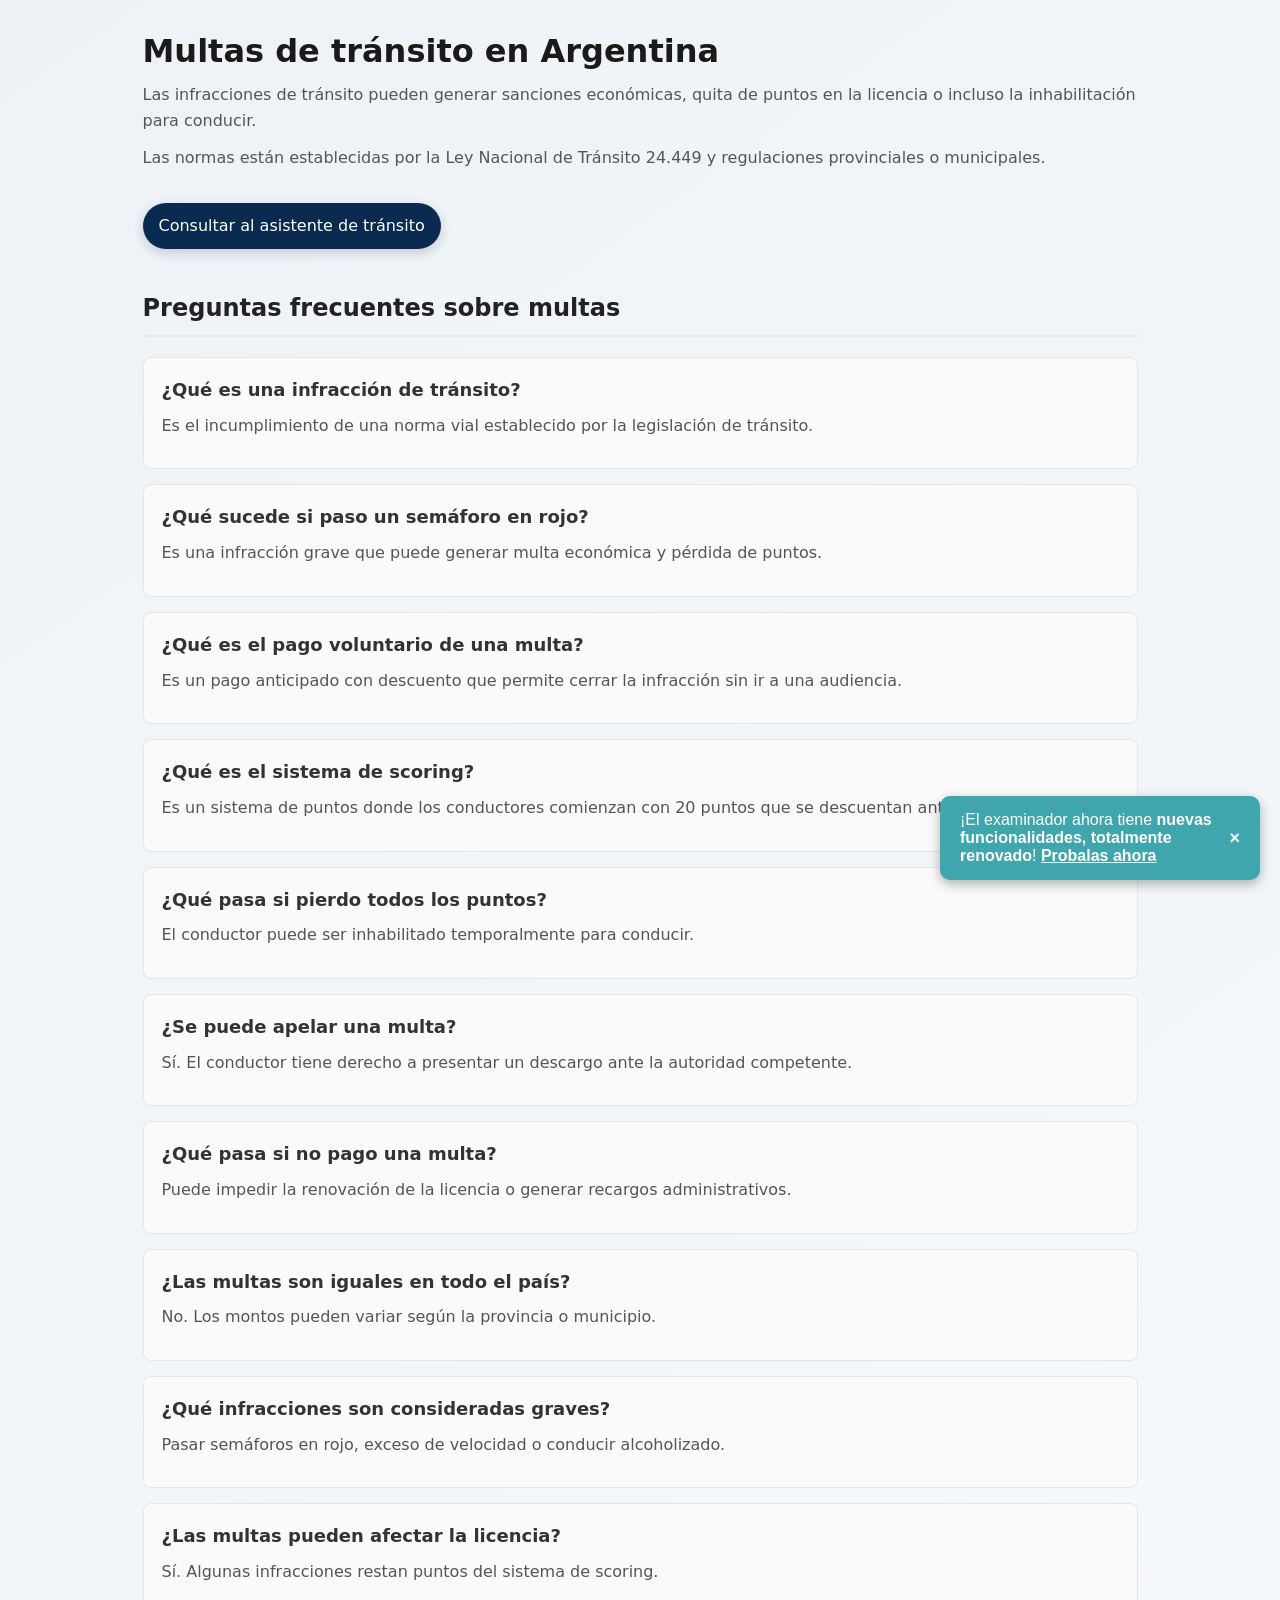
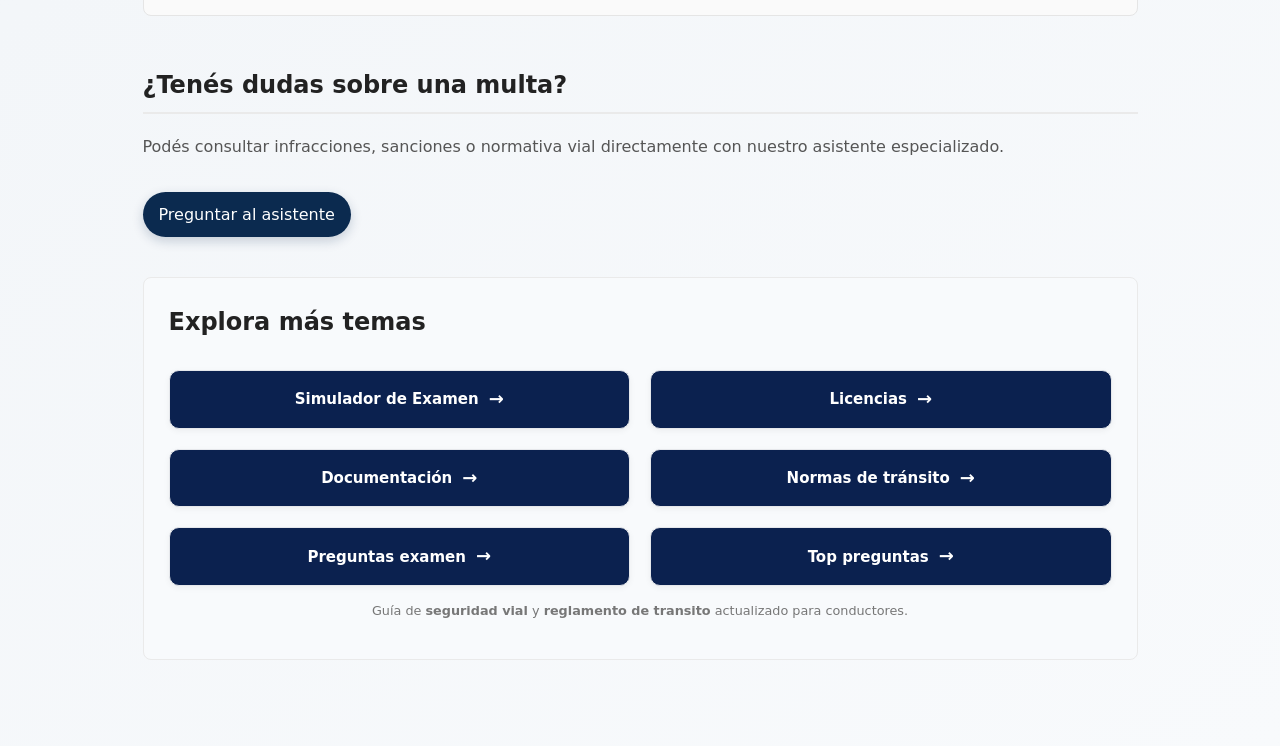
<file: frontend/faq_multas.html>
<!DOCTYPE html>
<html lang="es">

<head>

<meta charset="UTF-8">
<meta name="viewport" content="width=device-width, initial-scale=1">

<title>Multas de tránsito en Argentina | Infracciones y sanciones</title>

<meta name="description" content="Información sobre multas de tránsito en Argentina: infracciones comunes, pago voluntario, sistema de puntos y sanciones según la normativa vigente.">

<meta name="robots" content="index, follow">

<link rel="icon" type="image/x-icon" href="/favicon.ico">
<link rel="icon" type="image/png" sizes="32x32" href="/static/favicon-32x32.png">
<link rel="icon" type="image/png" sizes="16x16" href="/static/favicon-16x16.png">
<link rel="icon" type="image/png" sizes="192x192" href="/static/android-chrome-192x192.png">
<link rel="icon" type="image/png" sizes="512x512" href="/static/android-chrome-512x512.png">
<link rel="apple-touch-icon" href="/static/apple-touch-icon.png">
<link rel="manifest" href="/static/site.webmanifest">

<link rel="canonical" href="https://seguridadvial.codepyhub.com/faq/multas">

<link rel="stylesheet" href="/frontend/css/styles.css">
<link rel="stylesheet" href="/frontend/css/faq.css?v=1.0.15">

<meta property="og:title" content="Multas de tránsito en Argentina">
<meta property="og:description" content="Información sobre infracciones, sanciones y sistema de puntos en Argentina.">

</head>

<body>

<main>

<header>

<h1>Multas de tránsito en Argentina</h1>

<p>
Las infracciones de tránsito pueden generar sanciones económicas,
quita de puntos en la licencia o incluso la inhabilitación para conducir.
</p>

<p>
Las normas están establecidas por la Ley Nacional de Tránsito 24.449
y regulaciones provinciales o municipales.
</p>

<a href="/" class="back-btn" title="Consultas con asistencia ia">
Consultar al asistente de tránsito
</a>

</header>
<section>

<h2>Preguntas frecuentes sobre multas</h2>


<article class="faq-item">
<h3>¿Qué es una infracción de tránsito?</h3>
<p>Es el incumplimiento de una norma vial establecido por la legislación de tránsito.</p>
</article>


<article class="faq-item">
<h3>¿Qué sucede si paso un semáforo en rojo?</h3>
<p>Es una infracción grave que puede generar multa económica y pérdida de puntos.</p>
</article>


<article class="faq-item">
<h3>¿Qué es el pago voluntario de una multa?</h3>
<p>Es un pago anticipado con descuento que permite cerrar la infracción sin ir a una audiencia.</p>
</article>


<article class="faq-item">
<h3>¿Qué es el sistema de scoring?</h3>
<p>Es un sistema de puntos donde los conductores comienzan con 20 puntos que se descuentan ante infracciones.</p>
</article>


<article class="faq-item">
<h3>¿Qué pasa si pierdo todos los puntos?</h3>
<p>El conductor puede ser inhabilitado temporalmente para conducir.</p>
</article>


<article class="faq-item">
<h3>¿Se puede apelar una multa?</h3>
<p>Sí. El conductor tiene derecho a presentar un descargo ante la autoridad competente.</p>
</article>


<article class="faq-item">
<h3>¿Qué pasa si no pago una multa?</h3>
<p>Puede impedir la renovación de la licencia o generar recargos administrativos.</p>
</article>


<article class="faq-item">
<h3>¿Las multas son iguales en todo el país?</h3>
<p>No. Los montos pueden variar según la provincia o municipio.</p>
</article>


<article class="faq-item">
<h3>¿Qué infracciones son consideradas graves?</h3>
<p>Pasar semáforos en rojo, exceso de velocidad o conducir alcoholizado.</p>
</article>


<article class="faq-item">
<h3>¿Las multas pueden afectar la licencia?</h3>
<p>Sí. Algunas infracciones restan puntos del sistema de scoring.</p>
</article>

</section>


<section style="margin-top:50px">

<h2>¿Tenés dudas sobre una multa?</h2>

<p>
Podés consultar infracciones, sanciones o normativa vial
directamente con nuestro asistente especializado.
</p>

<a href="/" class="back-btn" title="Consultar al asistente de transito inteligente">
  Preguntar al asistente
</a>

</section>

<section class="faq-topics">

  <h2>Explora más temas</h2>

  <div class="faq-links">
    <a href="/examen/" class="faq-cta-btn" title="Simulador examen de transito argentina">Simulador de Examen</a>
    <a href="/faq/licencias/" title="Tramite de licencias de conducir">Licencias</a>
    <a href="/faq/documentacion/" title="Documentacion para circular y requisitos de transito">Documentación</a>
    <a href="/faq/normas/" title="Reglas y normas de transito ley 24449">Normas de tránsito</a>
    <a href="/faq/examen/" title="Banco de preguntas examen de transito">Preguntas examen</a>
    <a href="/faq/" title="Preguntas frecuentes de transito mas buscadas">Top preguntas</a>
  </div>
  <p style="font-size: 0.8em; color: #777; text-align: center; margin-top: 15px;">
    Guía de <strong>seguridad vial</strong> y <strong>reglamento de transito</strong> actualizado para conductores.
  </p>
  
  <p style="display:none;">
    Guía sobre la <strong>ley de transito argentina</strong> y seguridad vial. Resolvemos tus <strong>dudas de transito</strong>, prioridades de paso y <strong>reglamento de transito</strong> nacional actualizado.
  </p>
</section>


</main>

<script type="application/ld+json">
{
"@context":"https://schema.org",
"@type":"FAQPage",
"mainEntity":[

{
"@type":"Question",
"name":"¿Qué es una infracción de tránsito?",
"acceptedAnswer":{"@type":"Answer","text":"Es el incumplimiento de una norma vial."}
},

{
"@type":"Question",
"name":"¿Qué es el pago voluntario de una multa?",
"acceptedAnswer":{"@type":"Answer","text":"Es un pago anticipado con descuento para cerrar la infracción."}
},

{
"@type":"Question",
"name":"¿Qué es el sistema de scoring?",
"acceptedAnswer":{"@type":"Answer","text":"Sistema de puntos donde cada conductor comienza con 20 puntos."}
},

{
"@type":"Question",
"name":"¿Se puede apelar una multa?",
"acceptedAnswer":{"@type":"Answer","text":"Sí. El conductor puede presentar un descargo."}
}

]
}
</script>

<div id="newFeaturesToast" style="
  position: fixed;
  bottom: 20px;
  right: 20px;
  background-color: #3fa6ad;
  color: #fff;
  padding: 15px 20px;
  border-radius: 10px;
  box-shadow: 0 4px 12px rgba(0,0,0,0.3);
  font-family: 'Inter', sans-serif;
  max-width: 320px;
  z-index: 9999;
  display: flex;
  align-items: center;
  justify-content: space-between;
  gap: 10px;
  cursor: default;
  opacity: 0;
  transform: translateY(50px);
  transition: opacity 0.5s ease, transform 0.5s ease;
">
  <span>
    ¡El examinador ahora tiene <strong>nuevas funcionalidades, totalmente renovado</strong>! 
    <a href="/examen/" style="color: #fff; text-decoration: underline; font-weight: 600;">Probalas ahora</a>
  </span>
  <button id="closeToast" style="
    background: transparent;
    border: none;
    color: #fff;
    font-size: 18px;
    font-weight: bold;
    cursor: pointer;
  ">&times;</button>
</div>
<script>
  document.addEventListener('DOMContentLoaded', () => {
    const toast = document.getElementById('newFeaturesToast');
    const closeBtn = document.getElementById('closeToast');

    setTimeout(() => {
      toast.style.opacity = '1';
      toast.style.transform = 'translateY(0)';
    }, 500); 

    closeBtn.addEventListener('click', () => {
      toast.style.opacity = '0';
      toast.style.transform = 'translateY(50px)';
    });

    setTimeout(() => {
      toast.style.opacity = '0';
      toast.style.transform = 'translateY(50px)';
    }, 10500); 
  });
</script>
</body>
</html>
</file>
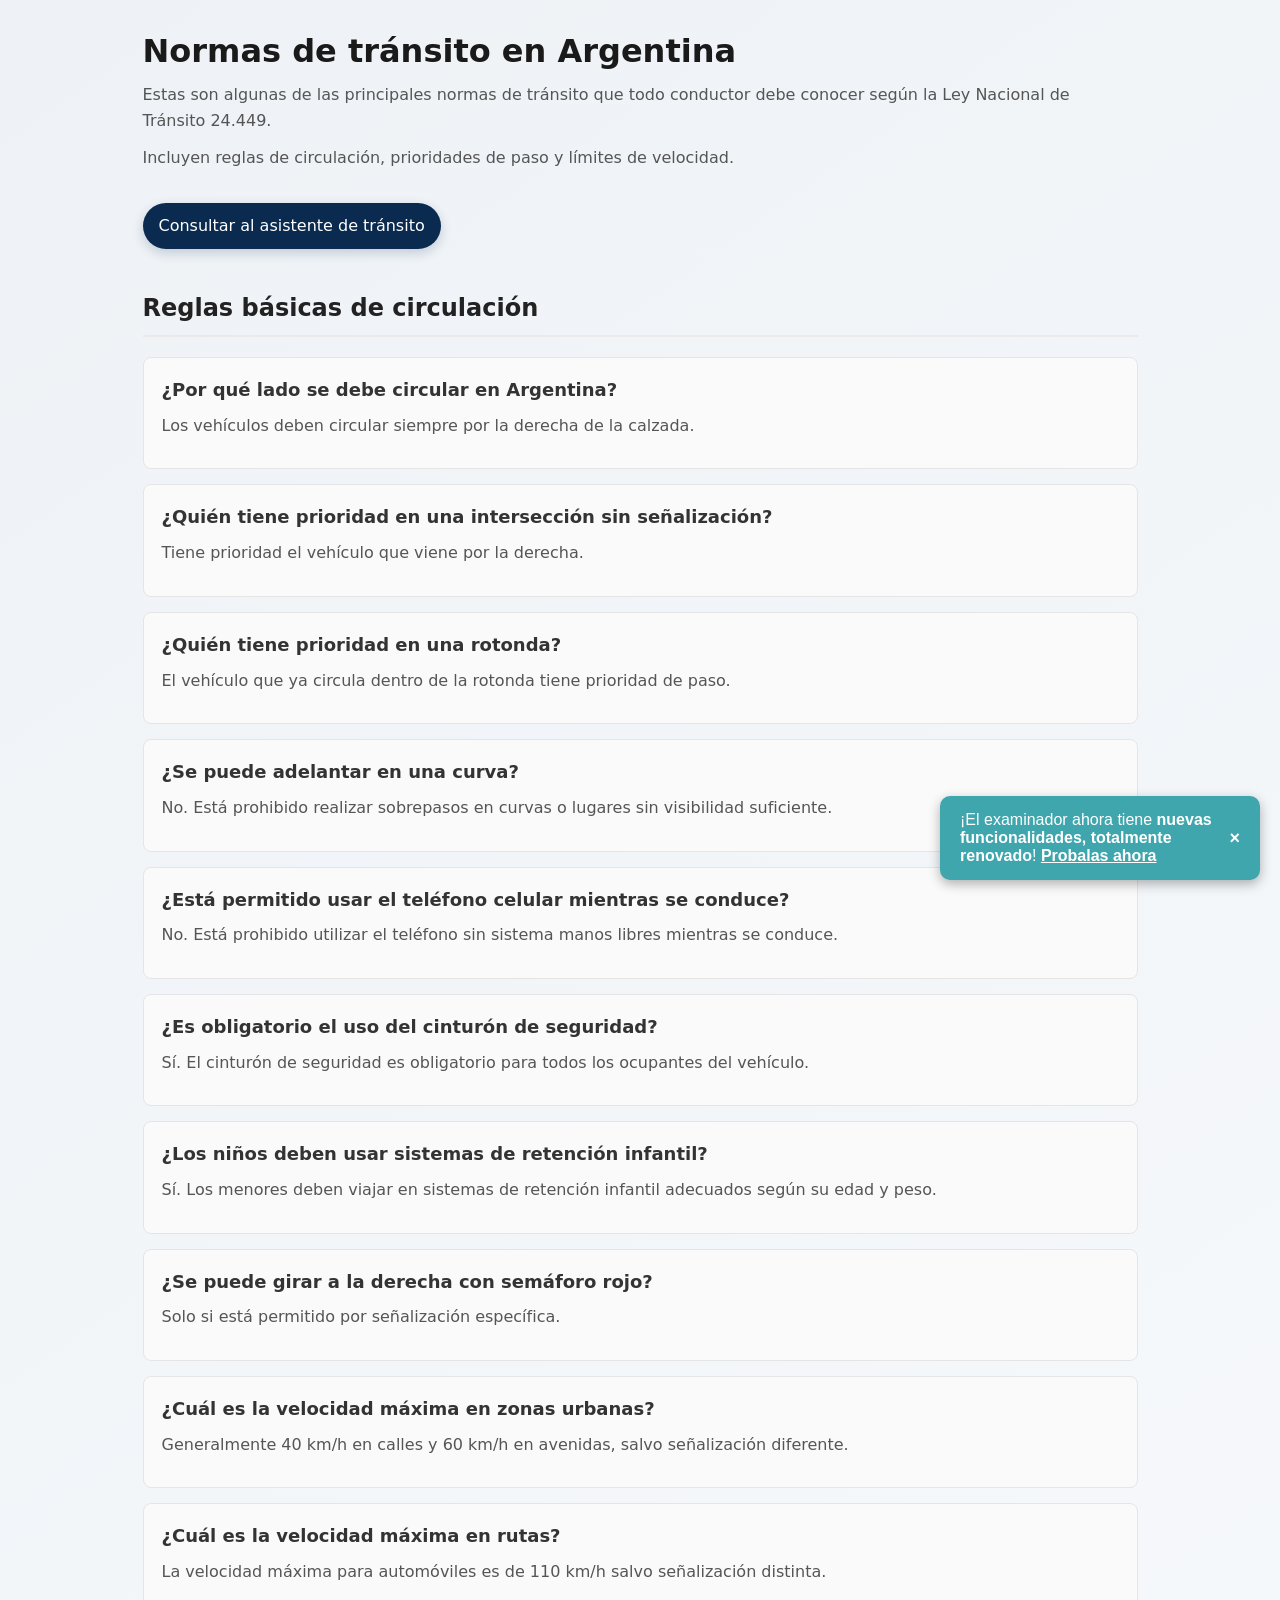
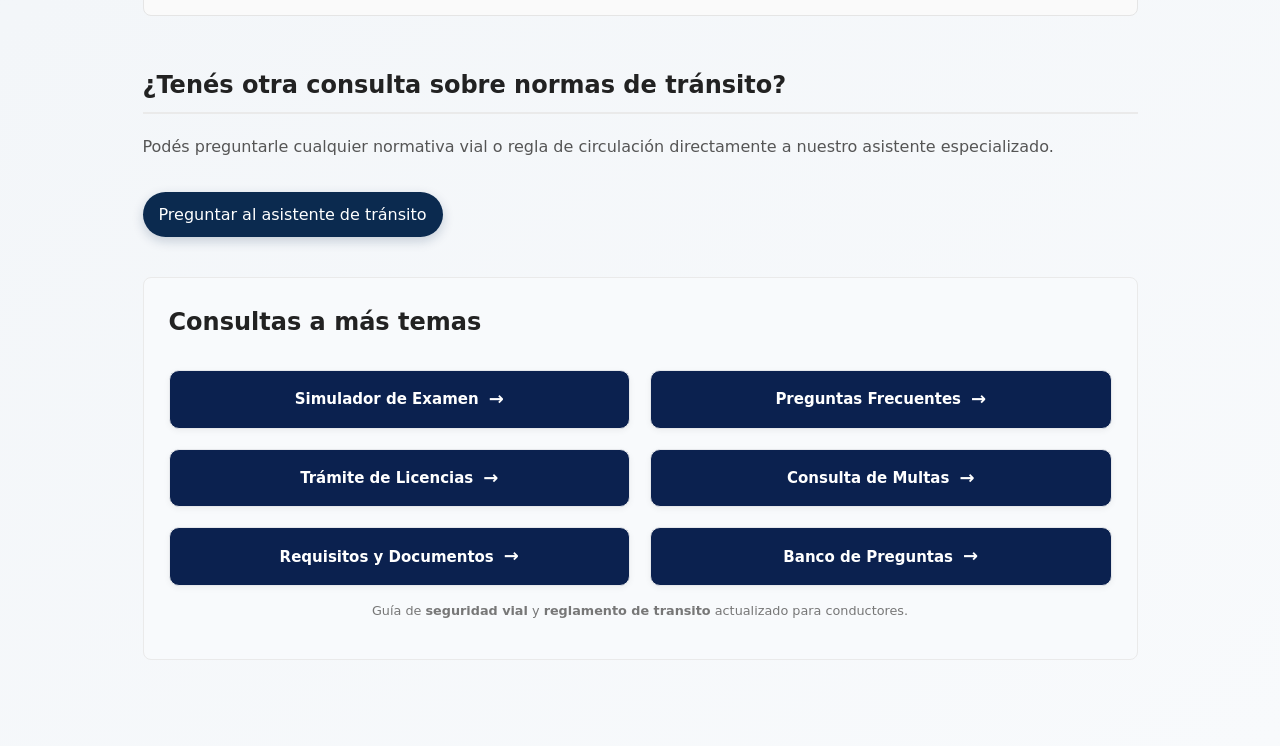
<file: frontend/faq_normas.html>
<!DOCTYPE html>
<html lang="es">

<head>

<meta charset="UTF-8">
<meta name="viewport" content="width=device-width, initial-scale=1">

<title>Normas de tránsito en Argentina | Reglas básicas de conducción</title>

<meta name="description" content="Principales normas de tránsito en Argentina según la Ley Nacional 24.449. Prioridades de paso, velocidades máximas, señales y reglas de conducción.">

<meta name="robots" content="index, follow">

<link rel="icon" type="image/x-icon" href="/favicon.ico">
<link rel="icon" type="image/png" sizes="32x32" href="/static/favicon-32x32.png">
<link rel="icon" type="image/png" sizes="16x16" href="/static/favicon-16x16.png">
<link rel="icon" type="image/png" sizes="192x192" href="/static/android-chrome-192x192.png">
<link rel="icon" type="image/png" sizes="512x512" href="/static/android-chrome-512x512.png">
<link rel="apple-touch-icon" href="/static/apple-touch-icon.png">
<link rel="manifest" href="/static/site.webmanifest">

<link rel="canonical" href="https://seguridadvial.codepyhub.com/faq/normas">

<link rel="stylesheet" href="/frontend/css/styles.css">
<link rel="stylesheet" href="/frontend/css/faq.css?v=1.0.15">

<meta property="og:title" content="Normas de tránsito en Argentina">
<meta property="og:description" content="Reglas básicas de conducción y seguridad vial en Argentina.">
<meta property="og:type" content="website">

</head>

<body>

<main>

<header>

<h1>Normas de tránsito en Argentina</h1>

<p>
Estas son algunas de las principales normas de tránsito que todo conductor debe conocer
según la Ley Nacional de Tránsito 24.449.
</p>

<p>
Incluyen reglas de circulación, prioridades de paso y límites de velocidad.
</p>

<a href="/" class="back-btn" title="Despeja dudas de transito con asistente ia">
Consultar al asistente de tránsito
</a>

</header>
<section>

<h2>Reglas básicas de circulación</h2>


<article class="faq-item">
<h3>¿Por qué lado se debe circular en Argentina?</h3>
<p>Los vehículos deben circular siempre por la derecha de la calzada.</p>
</article>


<article class="faq-item">
<h3>¿Quién tiene prioridad en una intersección sin señalización?</h3>
<p>Tiene prioridad el vehículo que viene por la derecha.</p>
</article>


<article class="faq-item">
<h3>¿Quién tiene prioridad en una rotonda?</h3>
<p>El vehículo que ya circula dentro de la rotonda tiene prioridad de paso.</p>
</article>


<article class="faq-item">
<h3>¿Se puede adelantar en una curva?</h3>
<p>No. Está prohibido realizar sobrepasos en curvas o lugares sin visibilidad suficiente.</p>
</article>


<article class="faq-item">
<h3>¿Está permitido usar el teléfono celular mientras se conduce?</h3>
<p>No. Está prohibido utilizar el teléfono sin sistema manos libres mientras se conduce.</p>
</article>


<article class="faq-item">
<h3>¿Es obligatorio el uso del cinturón de seguridad?</h3>
<p>Sí. El cinturón de seguridad es obligatorio para todos los ocupantes del vehículo.</p>
</article>


<article class="faq-item">
<h3>¿Los niños deben usar sistemas de retención infantil?</h3>
<p>Sí. Los menores deben viajar en sistemas de retención infantil adecuados según su edad y peso.</p>
</article>


<article class="faq-item">
<h3>¿Se puede girar a la derecha con semáforo rojo?</h3>
<p>Solo si está permitido por señalización específica.</p>
</article>


<article class="faq-item">
<h3>¿Cuál es la velocidad máxima en zonas urbanas?</h3>
<p>Generalmente 40 km/h en calles y 60 km/h en avenidas, salvo señalización diferente.</p>
</article>


<article class="faq-item">
<h3>¿Cuál es la velocidad máxima en rutas?</h3>
<p>La velocidad máxima para automóviles es de 110 km/h salvo señalización distinta.</p>
</article>

</section>


<section style="margin-top:50px">

<h2>¿Tenés otra consulta sobre normas de tránsito?</h2>

<p>
Podés preguntarle cualquier normativa vial o regla de circulación
directamente a nuestro asistente especializado.
</p>

<a href="/" class="back-btn" title="Consultar dudas de transito argentina">
  Preguntar al asistente de tránsito
</a>

</section>


<section class="faq-topics" id="seccion-enlaces">
  <h2>Consultas a más temas</h2>
  <div class="faq-links">    
    <a href="/examen/" title="Simulador examen de transito">Simulador de Examen</a>
    <a href="/faq/" title="Preguntas frecuentes de transito argentina">Preguntas Frecuentes</a>
    <a href="/faq/licencias/" title="Tramite de licencias de conducir">Trámite de Licencias</a>
    <a href="/faq/multas/" title="Consulta de multas de transito">Consulta de Multas</a>
    <a href="/faq/documentacion/" title="Papeles y documentacion para circular">Requisitos y Documentos</a>
    <a href="/faq/examen/" title="Preguntas examen de transito">Banco de Preguntas</a>
  </div>
  <p style="font-size: 0.8em; color: #777; text-align: center; margin-top: 15px;">
    Guía de <strong>seguridad vial</strong> y <strong>reglamento de transito</strong> actualizado para conductores.
  </p>

  <p style="display:none;">
    Guía sobre la <strong>ley de transito argentina</strong> y seguridad vial. Resolvemos tus <strong>dudas de transito</strong>, prioridades de paso y <strong>reglamento de transito</strong> nacional actualizado.
  </p>
</section>


</main>

<script type="application/ld+json">
{
"@context":"https://schema.org",
"@type":"FAQPage",
"mainEntity":[

{
"@type":"Question",
"name":"¿Por qué lado se debe circular en Argentina?",
"acceptedAnswer":{"@type":"Answer","text":"Los vehículos deben circular por la derecha de la calzada."}
},

{
"@type":"Question",
"name":"¿Quién tiene prioridad en una intersección sin señalización?",
"acceptedAnswer":{"@type":"Answer","text":"Tiene prioridad el vehículo que viene por la derecha."}
},

{
"@type":"Question",
"name":"¿Quién tiene prioridad en una rotonda?",
"acceptedAnswer":{"@type":"Answer","text":"El vehículo que ya circula dentro de la rotonda tiene prioridad."}
},

{
"@type":"Question",
"name":"¿Está permitido usar el celular mientras se conduce?",
"acceptedAnswer":{"@type":"Answer","text":"No. Está prohibido utilizar el teléfono sin sistema manos libres."}
}

]
}
</script>

<div id="newFeaturesToast" style="
  position: fixed;
  bottom: 20px;
  right: 20px;
  background-color: #3fa6ad;
  color: #fff;
  padding: 15px 20px;
  border-radius: 10px;
  box-shadow: 0 4px 12px rgba(0,0,0,0.3);
  font-family: 'Inter', sans-serif;
  max-width: 320px;
  z-index: 9999;
  display: flex;
  align-items: center;
  justify-content: space-between;
  gap: 10px;
  cursor: default;
  opacity: 0;
  transform: translateY(50px);
  transition: opacity 0.5s ease, transform 0.5s ease;
">
  <span>
    ¡El examinador ahora tiene <strong>nuevas funcionalidades, totalmente renovado</strong>! 
    <a href="/examen/" style="color: #fff; text-decoration: underline; font-weight: 600;">Probalas ahora</a>
  </span>
  <button id="closeToast" style="
    background: transparent;
    border: none;
    color: #fff;
    font-size: 18px;
    font-weight: bold;
    cursor: pointer;
  ">&times;</button>
</div>
<script>
  document.addEventListener('DOMContentLoaded', () => {
    const toast = document.getElementById('newFeaturesToast');
    const closeBtn = document.getElementById('closeToast');

    setTimeout(() => {
      toast.style.opacity = '1';
      toast.style.transform = 'translateY(0)';
    }, 500); 

    closeBtn.addEventListener('click', () => {
      toast.style.opacity = '0';
      toast.style.transform = 'translateY(50px)';
    });

    setTimeout(() => {
      toast.style.opacity = '0';
      toast.style.transform = 'translateY(50px)';
    }, 10500); 
  });
</script>
</body>
</html>
</file>
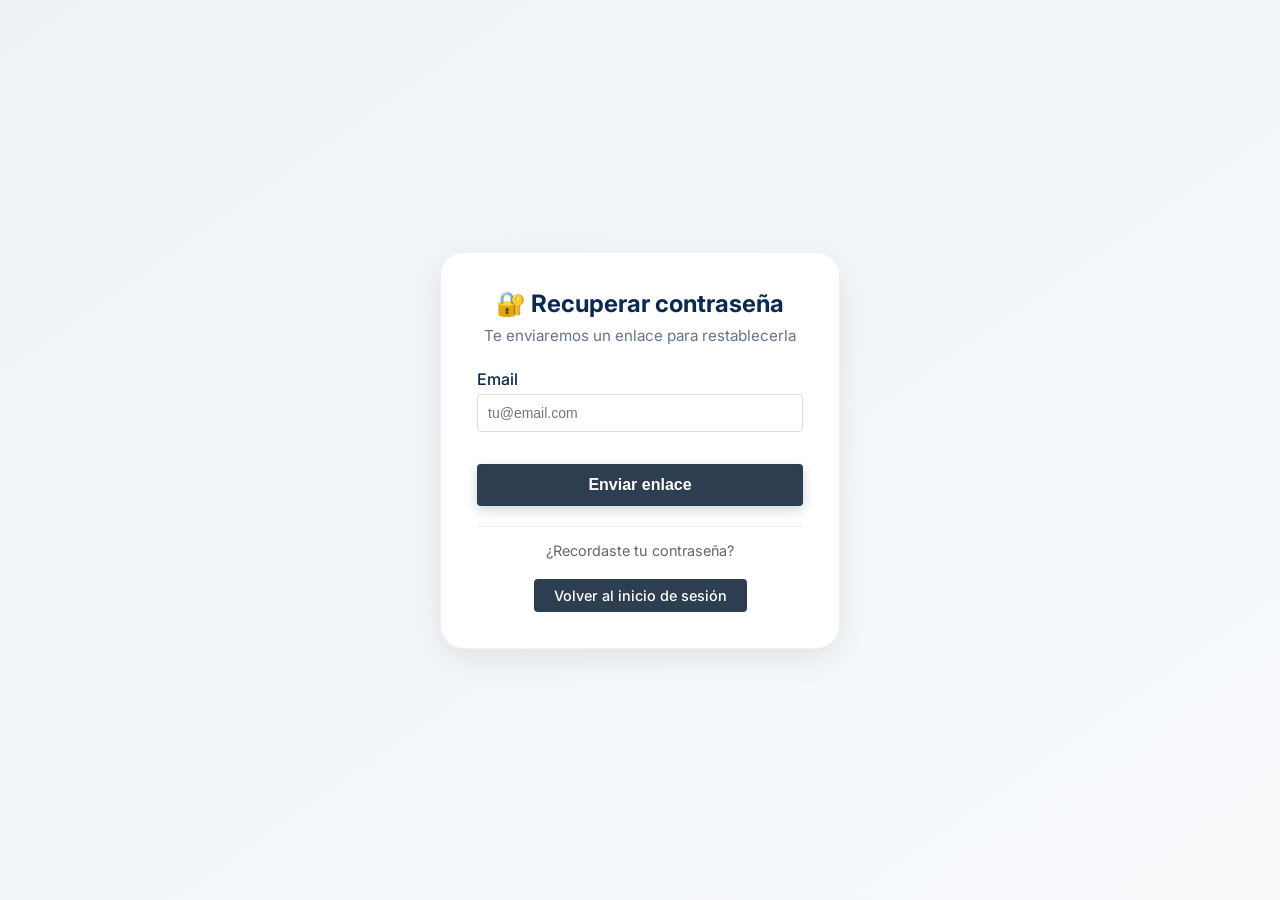
<file: frontend/forgot-password.html>
<!DOCTYPE html>
<html lang="es">
<head>
<meta charset="UTF-8">
<meta name="viewport" content="width=device-width, initial-scale=1.0">
<meta name="robots" content="noindex,nofollow">
<title>Recuperar contraseña - Asistente Vial</title>
<link rel="stylesheet" href="/frontend/css/auth.css?v=1.0.6">
<link href="https://fonts.googleapis.com/css2?family=Inter:wght@400;500;600&display=swap" rel="stylesheet">
</head>
<body>

<div class="auth-container">
<div class="auth-card">

<div class="auth-header">
<h2>🔐 Recuperar contraseña</h2>
<p>Te enviaremos un enlace para restablecerla</p>
</div>

<form id="forgotForm" class="auth-form">

<div class="form-group">
<label>Email</label>
<input type="email" id="email" placeholder="tu@email.com" required>
</div>

<button type="submit" class="auth-btn">Enviar enlace</button>
</form>

<div class="auth-footer">
    <p style="margin-bottom: 10px; color: #666;">¿Recordaste tu contraseña?</p>
    <a href="/frontend/login.html">Volver al inicio de sesión</a>
</div>

</div>
</div>

<script>
document.getElementById('forgotForm').onsubmit = async (e) => {
    e.preventDefault();
    const email = document.getElementById('email').value;
    const btn = document.querySelector('button');
    const originalText = btn.textContent;
    btn.disabled = true;
    btn.textContent = "Enviando...";

    try {
        const res = await fetch('/auth/forgot-password', {
            method: 'POST',
            headers: { 'Content-Type': 'application/json' },
            body: JSON.stringify({ email }),
            credentials: 'include'
        });
        const data = await res.json();
        if (res.ok) {
            alert(data.message || "Revisa tu correo. Si está registrado, recibirás las instrucciones.");
            window.location.href = "/frontend/login.html";
        } else {
            alert(data.detail || "Error al procesar la solicitud");
        }
    } catch (err) {
        console.error(err);
        alert("Error de conexión");
    } finally {
        btn.disabled = false;
        btn.textContent = originalText;
    }
};
</script>

</body>
</html>
</file>
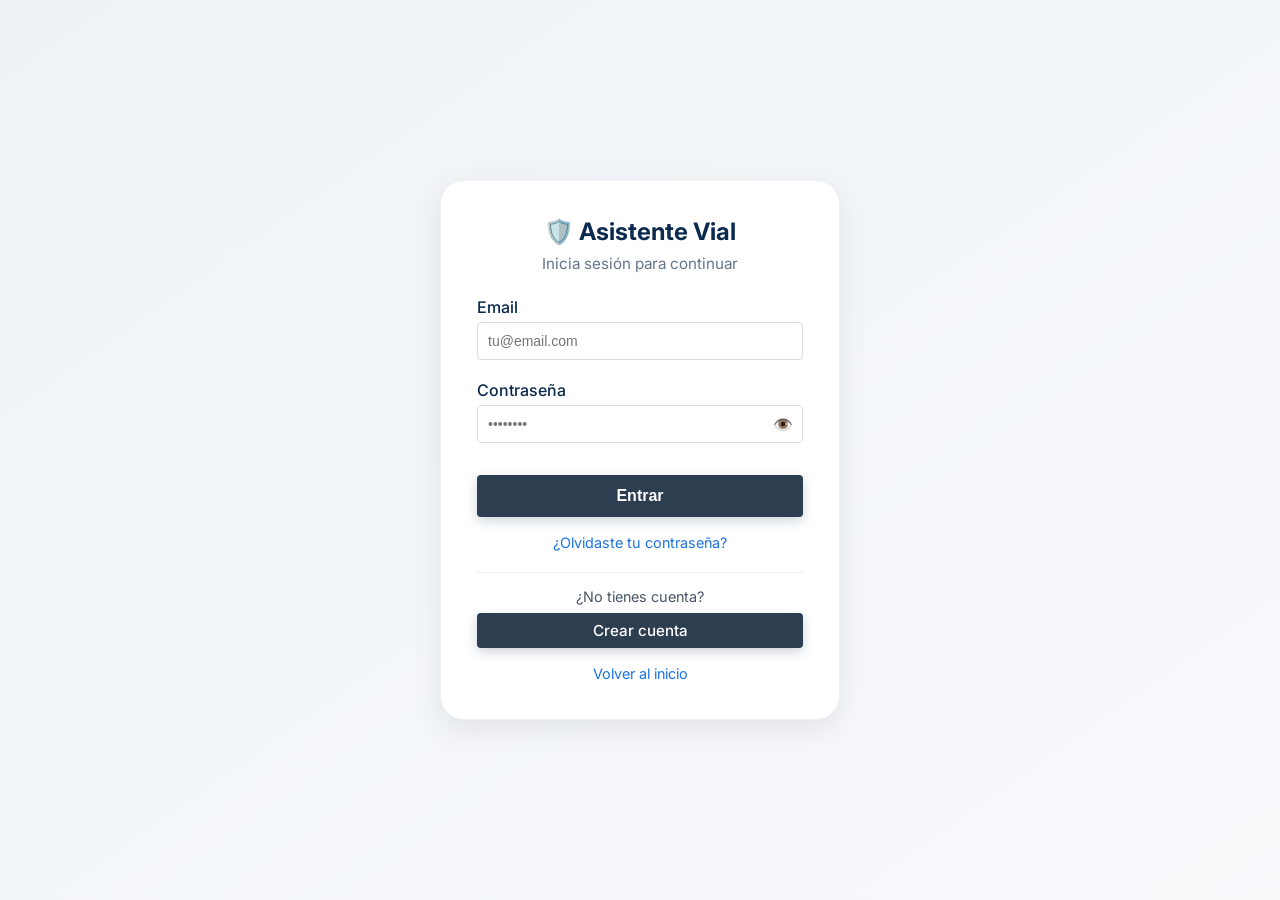
<file: frontend/login.html>
<!DOCTYPE html>
<html lang="es">
<head>
<meta charset="UTF-8">
<meta name="viewport" content="width=device-width, initial-scale=1.0">
<meta name="robots" content="noindex,nofollow">
<title>Login - Asistente Vial</title>

<link rel="stylesheet" href="/frontend/css/auth.css?v=1.0.1">
<link href="https://fonts.googleapis.com/css2?family=Inter:wght@400;500;600&display=swap" rel="stylesheet">
</head>
<body>

<div class="auth-container">
    <div class="auth-card">
        <div class="auth-header">
            <h2>🛡️ Asistente Vial</h2>
            <p>Inicia sesión para continuar</p>
        </div>

        <form id="loginForm" class="auth-form">
            <div class="form-group">
                <label>Email</label>
                <input type="email" name="username" placeholder="tu@email.com" required>
            </div>

            <div class="form-group">
                <label>Contraseña</label>
                <div class="password-wrapper">
                    <input type="password" name="password" placeholder="••••••••" required>
                    <span class="toggle-pass">👁️</span>
                </div>
            </div>

            <button type="submit" class="auth-btn">Entrar</button>

            <div class="forgot-password-link" style="text-align: center; margin-top: 15px;">
                <a href="/auth/forgot-password" style="color: #1a73e8; text-decoration: none; font-size: 0.9rem;">¿Olvidaste tu contraseña?</a>
            </div>
        </form>

        <div class="auth-footer">
            <p>¿No tienes cuenta?</p>
            <a href="/frontend/register.html" class="auth-btn" style="color: white">Crear cuenta</a>
        </div>
        <div class="forgot-password-link" style="text-align: center; margin-top: 15px;">
        <a href="/frontend/index.html" style="color: #1a73e8; text-decoration: none; font-size: 0.9rem; ">Volver al inicio</a>
        </div>
    </div>
</div>

<script>
document.querySelectorAll('.toggle-pass').forEach(el => {
    el.addEventListener('click', () => {
        const input = el.previousElementSibling;
        if (input.type === 'password') {
            input.type = 'text';
            el.textContent = '🙈';
        } else {
            input.type = 'password';
            el.textContent = '👁️';
        }
    });
});

document.getElementById('loginForm').onsubmit = async (e) => {
    e.preventDefault();
    const formData = new FormData(e.target);

    const response = await fetch('/auth/login', {
        method: 'POST',
        body: formData,
        credentials: "include"
    });

    const data = await response.json();

    if (response.ok) {
        window.location.replace(data.redirect || "/frontend/index.html");
    } else {
        alert(data.detail || "Error al iniciar sesión");
    }
};
</script>

<script src="/frontend/js/app.js?v=1.1"></script>
</body>
</html>
</file>
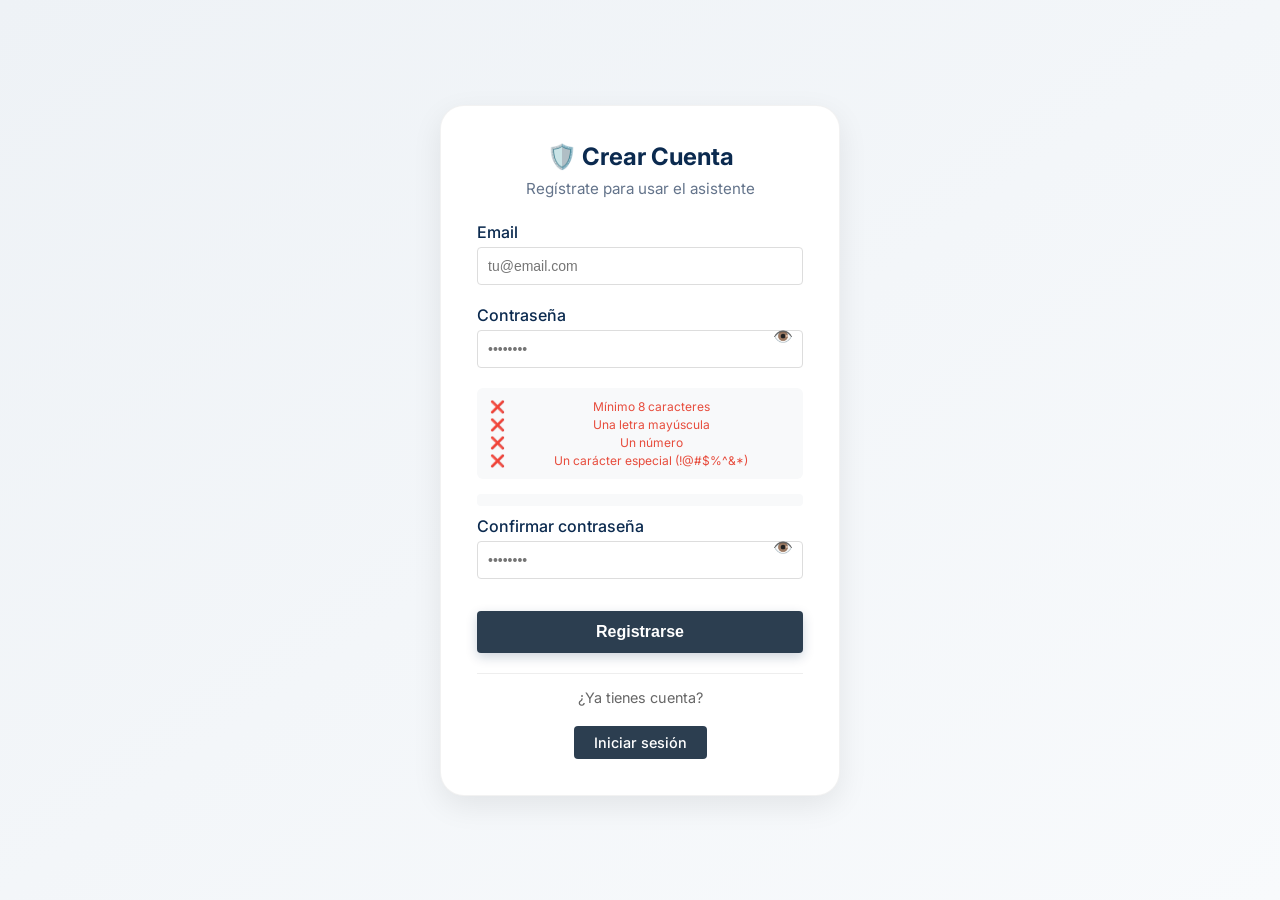
<file: frontend/register.html>
<!DOCTYPE html>
<html lang="es">
<head>
<meta charset="UTF-8">
<meta name="viewport" content="width=device-width, initial-scale=1.0">
<meta name="robots" content="noindex,nofollow">
<title>Registro - Asistente Vial</title>
<link rel="stylesheet" href="/frontend/css/auth.css?v=1.0.6">
<link href="https://fonts.googleapis.com/css2?family=Inter:wght@400;500;600&display=swap" rel="stylesheet">

</head>
<body>

<div class="auth-container">
<div class="auth-card">

<div class="auth-header">
<h2>🛡️ Crear Cuenta</h2>
<p>Regístrate para usar el asistente</p>
</div>

<form id="registerForm" class="auth-form">

<div class="form-group">
<label>Email</label>
<input type="email" id="email" placeholder="tu@email.com" required>
</div>

<div class="form-group password-wrapper">
<label>Contraseña</label>
<input type="password" id="password" placeholder="••••••••" required>
<span class="password-toggle" id="togglePassword">👁️</span>
</div>

<!-- Contenedor de requisitos de contraseña -->
<div class="requirements-container" id="requirementsContainer">
    <div class="requirement" id="req-length">
        <span class="icon">❌</span>
        <span class="text">Mínimo 8 caracteres</span>
    </div>
    <div class="requirement" id="req-uppercase">
        <span class="icon">❌</span>
        <span class="text">Una letra mayúscula</span>
    </div>
    <div class="requirement" id="req-number">
        <span class="icon">❌</span>
        <span class="text">Un número</span>
    </div>
    <div class="requirement" id="req-special">
        <span class="icon">❌</span>
        <span class="text">Un carácter especial (!@#$%^&*)</span>
    </div>
</div>

<div class="password-strength" id="strengthMessage"></div>

<div class="form-group password-wrapper">
<label>Confirmar contraseña</label>
<input type="password" id="password2" placeholder="••••••••" required>
<span class="password-toggle" id="togglePassword2">👁️</span>
</div>
<div id="passError" style="color:#e74c3c; font-size:0.75rem; margin-top:5px; display:none;">❌ Las contraseñas no coinciden</div>

<button type="submit" class="auth-btn">Registrarse</button>
</form>

<div class="auth-footer">
    <p style="margin-bottom: 10px; color: #666;">¿Ya tienes cuenta?</p>
    <a href="/frontend/login.html">Iniciar sesión</a>
</div>

</div>
</div>

<script>
document.addEventListener("DOMContentLoaded", () => {

    // BLOQUEAR BOTÓN ATRÁS EN REGISTER
    history.replaceState(null, document.title, location.href);
    window.addEventListener('popstate', () => {
        history.replaceState(null, document.title, location.href);
    });

    const pass1 = document.getElementById("password");
    const pass2 = document.getElementById("password2");
    const toggle1 = document.getElementById("togglePassword");
    const toggle2 = document.getElementById("togglePassword2");
    const error = document.getElementById("passError");
    const strengthMessage = document.getElementById("strengthMessage");
    
    // Elementos de requisitos
    const reqLength = document.getElementById("req-length");
    const reqUppercase = document.getElementById("req-uppercase");
    const reqNumber = document.getElementById("req-number");
    const reqSpecial = document.getElementById("req-special");

    // =========================
    // VALIDACIÓN CONTRASEÑAS IGUALES
    // =========================
    function checkPasswords(){
        if(pass1.value !== pass2.value && pass2.value !== ""){
            error.style.display = "block";
            return false;
        } else {
            error.style.display = "none";
            return true;
        }
    }

    pass1.addEventListener("input", checkPasswords);
    pass2.addEventListener("input", checkPasswords);

    // =========================
    // TOGGLE PASSWORD VISIBILITY
    // =========================
    toggle1.addEventListener("click", () => {
        if(pass1.type === "password"){
            pass1.type = "text";
            toggle1.textContent = "🙈";
        } else {
            pass1.type = "password";
            toggle1.textContent = "👁️";
        }
    });

    toggle2.addEventListener("click", () => {
        if(pass2.type === "password"){
            pass2.type = "text";
            toggle2.textContent = "🙈";
        } else {
            pass2.type = "password";
            toggle2.textContent = "👁️";
        }
    });

    // =========================
    // VALIDACIÓN DE FORTALEZA DE CONTRASEÑA
    // =========================
    function updatePasswordStrength() {
        const password = pass1.value;
        
        // Validar cada requisito
        const lengthValid = password.length >= 8;
        const uppercaseValid = /[A-Z]/.test(password);
        const numberValid = /\d/.test(password);
        const specialValid = /[!@#$%^&*(),.?":{}|<>]/.test(password);
        
        // Actualizar íconos y colores de requisitos
        updateRequirement(reqLength, lengthValid, "Mínimo 8 caracteres");
        updateRequirement(reqUppercase, uppercaseValid, "Una letra mayúscula");
        updateRequirement(reqNumber, numberValid, "Un número");
        updateRequirement(reqSpecial, specialValid, "Un carácter especial (!@#$%^&*)");
        
        // Calcular fortaleza general
        const isValid = lengthValid && uppercaseValid && numberValid && specialValid;
        
        // Actualizar mensaje de fortaleza
        if (!password) {
            strengthMessage.textContent = "";
            strengthMessage.className = "password-strength";
        } else if (isValid) {
            strengthMessage.textContent = "✅ Contraseña segura";
            strengthMessage.className = "password-strength strong";
        } else {
            const missing = [];
            if (!lengthValid) missing.push("8+ caracteres");
            if (!uppercaseValid) missing.push("mayúscula");
            if (!numberValid) missing.push("número");
            if (!specialValid) missing.push("carácter especial");
            strengthMessage.textContent = `⚠️ Requiere: ${missing.join(", ")}`;
            strengthMessage.className = "password-strength weak";
        }
        
        return isValid;
    }
    
    function updateRequirement(element, isValid, text) {
        if (isValid) {
            element.classList.add("valid");
            element.querySelector(".icon").textContent = "✅";
        } else {
            element.classList.remove("valid");
            element.querySelector(".icon").textContent = "❌";
        }
    }

    // Escuchar cambios en el campo de contraseña
    pass1.addEventListener("input", updatePasswordStrength);
    
    // Inicializar
    updatePasswordStrength();

    // =========================
    // REGISTER SUBMIT
    // =========================
    document.getElementById('registerForm').onsubmit = async (e) => {
        e.preventDefault();

        if(!checkPasswords()) {
            alert("Las contraseñas no coinciden");
            return;
        }

        // Validar fortaleza de contraseña
        const isValid = updatePasswordStrength();
        if (!isValid) {
            alert("La contraseña no cumple los requisitos de seguridad:\n\n• Mínimo 8 caracteres\n• Una letra mayúscula\n• Un número\n• Un carácter especial (!@#$%^&*)");
            return;
        }

        const email = document.getElementById('email').value;
        const password = pass1.value;

        try {
            const response = await fetch('/auth/register', {
                method: 'POST',
                headers: { 'Content-Type': 'application/json' },
                body: JSON.stringify({ email, password }),
                credentials: "include"
            });

            const data = await response.json();

            if (response.ok) {
                localStorage.setItem("isLogged", "true");
                window.location.replace(data.redirect || "/frontend/index.html");
            } else {
                alert(data.detail || "Error al registrarse");
            }

        } catch(err) {
            console.error(err);
            alert("Error de conexión");
        }
    };

});
</script>

</body>
</html>
</file>
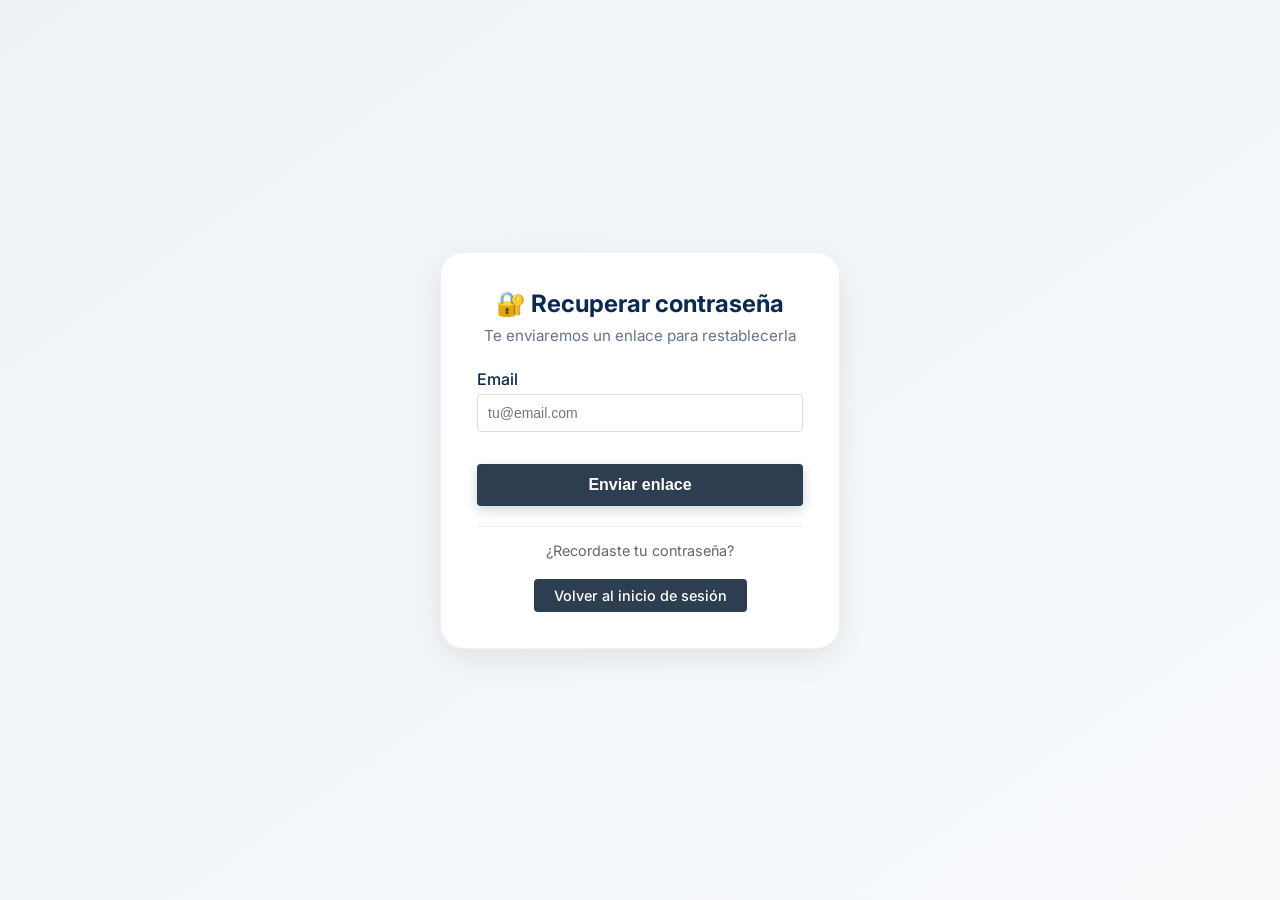
<file: frontend/reset-password.html>
<!DOCTYPE html>
<html lang="es">
<head>
<meta charset="UTF-8">
<meta name="viewport" content="width=device-width, initial-scale=1.0">
<meta name="robots" content="noindex,nofollow">
<title>Restablecer contraseña - Asistente Vial</title>
<link rel="stylesheet" href="/frontend/css/auth.css?v=1.0.6">
<link href="https://fonts.googleapis.com/css2?family=Inter:wght@400;500;600&display=swap" rel="stylesheet">
</head>
<body>

<div class="auth-container">
<div class="auth-card">

<div class="auth-header">
<h2>🔄 Restablecer contraseña</h2>
<p>Ingresa tu nueva contraseña</p>
</div>

<form id="resetForm" class="auth-form">

<div class="form-group password-wrapper">
<label>Nueva contraseña</label>
<input type="password" id="new_password" placeholder="••••••••" required>
<span class="password-toggle" id="toggleNew">👁️</span>
</div>

<div class="requirements-container" id="requirementsContainer">
    <div class="requirement" id="req-length">
        <span class="icon">❌</span>
        <span class="text">Mínimo 8 caracteres</span>
    </div>
    <div class="requirement" id="req-uppercase">
        <span class="icon">❌</span>
        <span class="text">Una letra mayúscula</span>
    </div>
    <div class="requirement" id="req-number">
        <span class="icon">❌</span>
        <span class="text">Un número</span>
    </div>
    <div class="requirement" id="req-special">
        <span class="icon">❌</span>
        <span class="text">Un carácter especial (!@#$%^&*)</span>
    </div>
</div>

<div class="password-strength" id="strengthMessage"></div>

<div class="form-group password-wrapper">
<label>Confirmar contraseña</label>
<input type="password" id="confirm_password" placeholder="••••••••" required>
<span class="password-toggle" id="toggleConfirm">👁️</span>
</div>
<div id="passError" style="color:#e74c3c; font-size:0.75rem; margin-top:5px; display:none;">❌ Las contraseñas no coinciden</div>

<button type="submit" class="auth-btn">Restablecer contraseña</button>
</form>

<div class="auth-footer">
    <a href="/frontend/login.html">Volver al inicio de sesión</a>
</div>

</div>
</div>

<script>
const urlParams = new URLSearchParams(window.location.search);
const token = urlParams.get('token');

if (!token) {
    alert("Enlace inválido. Solicita un nuevo restablecimiento.");
    window.location.href = "/frontend/forgot-password.html";
}

document.addEventListener("DOMContentLoaded", () => {
    const newPass = document.getElementById("new_password");
    const confirmPass = document.getElementById("confirm_password");
    const toggleNew = document.getElementById("toggleNew");
    const toggleConfirm = document.getElementById("toggleConfirm");
    const error = document.getElementById("passError");
    const strengthMessage = document.getElementById("strengthMessage");
    
    const reqLength = document.getElementById("req-length");
    const reqUppercase = document.getElementById("req-uppercase");
    const reqNumber = document.getElementById("req-number");
    const reqSpecial = document.getElementById("req-special");

    function checkPasswords() {
        if (newPass.value !== confirmPass.value && confirmPass.value !== "") {
            error.style.display = "block";
            return false;
        } else {
            error.style.display = "none";
            return true;
        }
    }

    newPass.addEventListener("input", checkPasswords);
    confirmPass.addEventListener("input", checkPasswords);

    toggleNew.addEventListener("click", () => {
        if (newPass.type === "password") {
            newPass.type = "text";
            toggleNew.textContent = "🙈";
        } else {
            newPass.type = "password";
            toggleNew.textContent = "👁️";
        }
    });

    toggleConfirm.addEventListener("click", () => {
        if (confirmPass.type === "password") {
            confirmPass.type = "text";
            toggleConfirm.textContent = "🙈";
        } else {
            confirmPass.type = "password";
            toggleConfirm.textContent = "👁️";
        }
    });

    function updatePasswordStrength() {
        const password = newPass.value;
        
        const lengthValid = password.length >= 8;
        const uppercaseValid = /[A-Z]/.test(password);
        const numberValid = /\d/.test(password);
        const specialValid = /[!@#$%^&*(),.?":{}|<>]/.test(password);
        
        updateRequirement(reqLength, lengthValid);
        updateRequirement(reqUppercase, uppercaseValid);
        updateRequirement(reqNumber, numberValid);
        updateRequirement(reqSpecial, specialValid);
        
        const isValid = lengthValid && uppercaseValid && numberValid && specialValid;
        
        if (!password) {
            strengthMessage.textContent = "";
            strengthMessage.className = "password-strength";
        } else if (isValid) {
            strengthMessage.textContent = "✅ Contraseña segura";
            strengthMessage.className = "password-strength strong";
        } else {
            const missing = [];
            if (!lengthValid) missing.push("8+ caracteres");
            if (!uppercaseValid) missing.push("mayúscula");
            if (!numberValid) missing.push("número");
            if (!specialValid) missing.push("carácter especial");
            strengthMessage.textContent = `⚠️ Requiere: ${missing.join(", ")}`;
            strengthMessage.className = "password-strength weak";
        }
        
        return isValid;
    }
    
    function updateRequirement(element, isValid) {
        if (isValid) {
            element.classList.add("valid");
            element.querySelector(".icon").textContent = "✅";
        } else {
            element.classList.remove("valid");
            element.querySelector(".icon").textContent = "❌";
        }
    }

    newPass.addEventListener("input", updatePasswordStrength);
    updatePasswordStrength();

    document.getElementById('resetForm').onsubmit = async (e) => {
        e.preventDefault();

        if (!checkPasswords()) {
            alert("Las contraseñas no coinciden");
            return;
        }

        const isValid = updatePasswordStrength();
        if (!isValid) {
            alert("La contraseña no cumple los requisitos de seguridad:\n\n• Mínimo 8 caracteres\n• Una letra mayúscula\n• Un número\n• Un carácter especial (!@#$%^&*)");
            return;
        }

        const new_password = newPass.value;
        const confirm_password = confirmPass.value;

        const btn = document.querySelector('button');
        const originalText = btn.textContent;
        btn.disabled = true;
        btn.textContent = "Enviando...";

        try {
            const res = await fetch('/auth/reset-password', {
                method: 'POST',
                headers: { 'Content-Type': 'application/json' },
                body: JSON.stringify({ token, new_password, confirm_password }),
                credentials: 'include'
            });
            const data = await res.json();
            if (res.ok) {
                alert(data.message);
                window.location.href = "/frontend/login.html";
            } else {
                alert(data.detail || "Error al restablecer la contraseña");
            }
        } catch (err) {
            console.error(err);
            alert("Error de conexión");
        } finally {
            btn.disabled = false;
            btn.textContent = originalText;
        }
    };
});
</script>

</body>
</html>
</file>
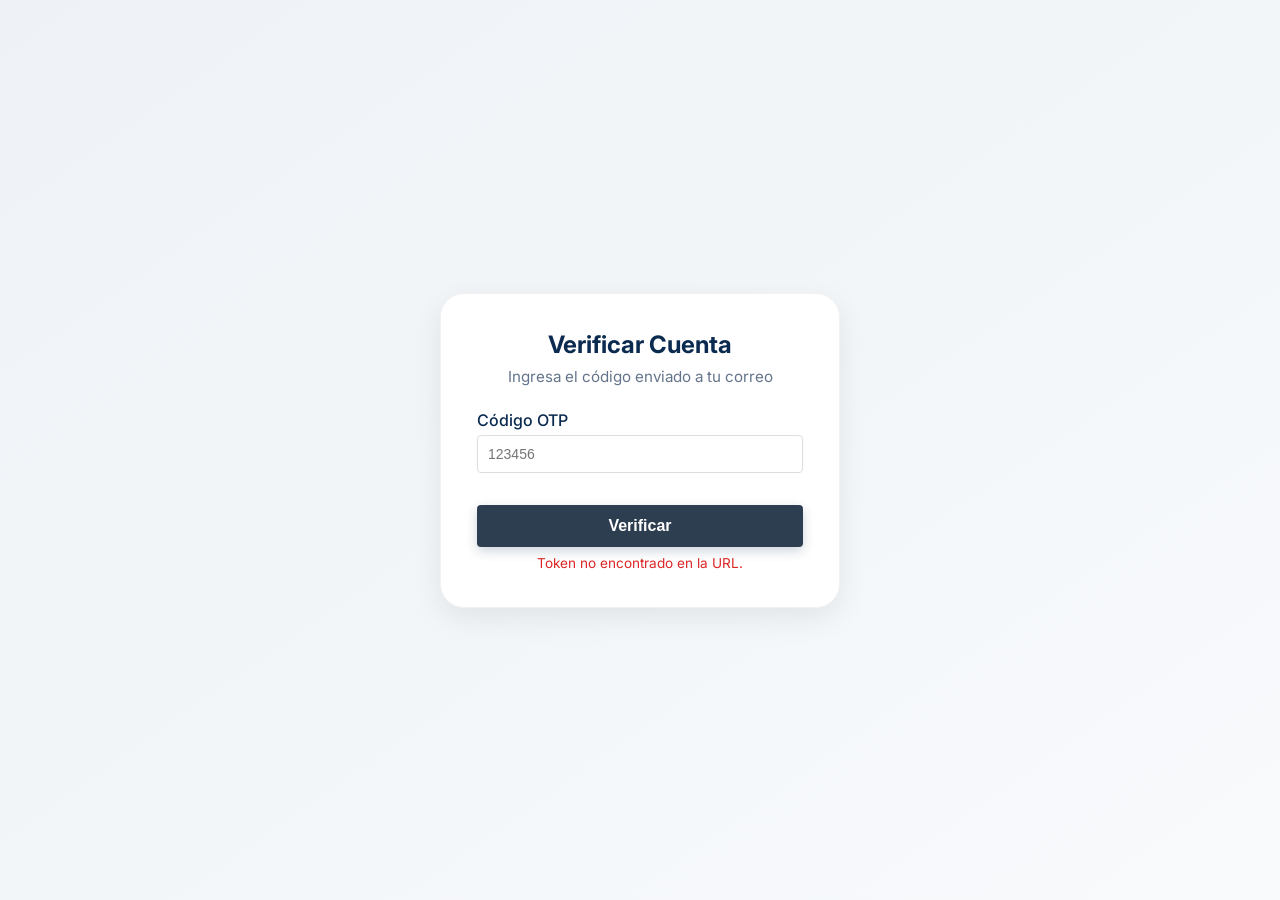
<file: frontend/verify.html>
<!DOCTYPE html>
<html lang="es">
<head>
<meta charset="UTF-8">
<meta name="viewport" content="width=device-width, initial-scale=1.0">
<title>Verificar Cuenta - Asistente Vial</title>
<link rel="stylesheet" href="/frontend/css/auth.css?v=1.0.1">
<link href="https://fonts.googleapis.com/css2?family=Inter:wght@400;500;600&display=swap" rel="stylesheet">
</head>
<body>

<div class="auth-container">
    <div class="auth-card">
        <div class="auth-header">
            <h2>Verificar Cuenta</h2>
            <p>Ingresa el código enviado a tu correo</p>
        </div>

        <form id="verifyForm" class="auth-form">
            <div class="form-group">
                <label>Código OTP</label>
                <input type="text" id="otp" placeholder="123456" required>
            </div>

            <button type="submit" class="auth-btn">Verificar</button>

            <p id="error" style="color:#dc2626;font-size:0.85rem;text-align:center;margin-top:8px;"></p>
        </form>
    </div>
</div>

<script>
document.addEventListener("DOMContentLoaded", () => {
    // Bloquear botón atrás
    history.replaceState(null, document.title, location.href);
    window.addEventListener('popstate', () => {
        history.replaceState(null, document.title, location.href);
    });

    const params = new URLSearchParams(window.location.search);
    const token = params.get("token");

    const errorEl = document.getElementById("error");

    function mostrarError(mensaje) {
        errorEl.innerText = mensaje;
        errorEl.style.display = "block"; // Hacer visible
    }

    if (!token) {
        mostrarError("Token no encontrado en la URL.");
        document.getElementById("verifyForm").querySelector("button").disabled = true;
        return;
    }

    document.getElementById("verifyForm").onsubmit = async (e) => {
        e.preventDefault();

        const otp = document.getElementById("otp").value.trim();
        if (!otp) return;

        try {
            const response = await fetch("/auth/verify", {
                method: "POST",
                headers: { "Content-Type": "application/json" },
                body: JSON.stringify({ token, otp }),
                credentials: "include"
            });

            const data = await response.json();

            if (response.ok) {
                localStorage.setItem("isLogged", "true");
                // Reemplazar historial para que no vuelva a verify
                window.location.replace(data.redirect || "/frontend/index.html");
            } else {
                mostrarError(data.detail || "OTP incorrecto, intenta nuevamente");
            }

        } catch (err) {
            console.error(err);
            mostrarError("Error de conexión con el servidor.");
        }
    };
});
</script>

</body>
</html>
</file>
<file: frontend/css/admin_login.css>
body {
    background:#0f172a;
    color:white;
    font-family:Arial;
    display:flex;
    justify-content:center;
    align-items:center;
    height:100vh;
    margin:0;
}
.box {
    background:#1e293b;
    padding:30px;
    border-radius:12px;
    width:350px;
    text-align:center;
    box-shadow: 0 4px 20px rgba(0,0,0,0.3);
}
h2 {
    margin-top:0;
    color:#f1f5f9;
}
p {
    color:#94a3b8;
    margin:15px 0;
}
input {
    width:100%;
    padding:12px;
    margin:15px 0;
    border-radius:8px;
    border:1px solid #334155;
    background:#0f172a;
    color:white;
    font-size:16px;
    text-align:center;
    letter-spacing:2px;
}
button {
    width:100%;
    padding:12px;
    margin-top:10px;
    border:none;
    border-radius:8px;
    cursor:pointer;
    font-size:16px;
    font-weight:bold;
    transition:all 0.2s;
}
.send { 
    background:#3b82f6; 
    color:white;
}
.send:hover {
    background:#2563eb;
}
.login { 
    background:#22c55e; 
    color:white;
}
.login:hover {
    background:#16a34a;
}
.error {
    background:#dc2626;
    color:white;
    padding:10px;
    border-radius:6px;
    margin-top:15px;
    display:none;
}
.success {
    background:#22c55e;
    color:white;
    padding:10px;
    border-radius:6px;
    margin-top:15px;
    display:none;
}
</file>
<file: frontend/css/styles.css>
* {
    margin: 0;
    padding: 0;
    box-sizing: border-box;
}

body {
    font-family: 'Inter', sans-serif;
    background: linear-gradient(145deg, #eef2f6 0%, #f8fafc 100%);
    min-height: 100vh;
    display: flex;
    justify-content: center;
    align-items: flex-start;
    padding: 6px 6px;
}

.page{
    width:100%;
    max-width:1000px;
    margin:0 auto;
    display:flex;
    flex-direction:column;
    align-items:center;
    gap:40px;
    padding-left:16px;
    padding-right:16px;
}

.welcome-title {
    width: 100%;
    max-width: 1035px;
    text-align: center;
    background: white;
    padding: 36px 32px;
    border-radius: 24px;
    box-shadow: 0 10px 30px rgba(0,0,0,0.08);
    border: 1px solid rgba(0,0,0,0.05);
}

.welcome-title span{
    font-size:3rem;
    display:block;
    margin-bottom:14px;
}

.welcome-title h1{
    font-size:1.9rem;
    font-weight:600;
    color:#0b2a4f;
    margin-bottom:14px;
    line-height:1.3;
}

.welcome-title p{
    color:#546e7a;
    font-size:0.98rem;
    margin-bottom:10px;
}

.app {
    width: 100%;
    max-width: 1035px;
    height: 85vh;
    min-height: 800px;
    background: #2530d6;
    border-radius: 32px;
    box-shadow: 0 25px 50px -12px rgba(0,0,0,0.25);
    display: flex;
    flex-direction: column;
    overflow: hidden;
    border: 1px solid rgba(255,255,255,0.3);
}

.header {
    background: #052850;
    color: rgb(226, 226, 226);
    padding: 18px 24px;
    display: flex;
    justify-content: space-between;
    align-items: center;
    border-bottom: 1px solid rgba(255, 255, 255, 0.1);
}

.header-left {
    display: flex;
    align-items: center;
    gap: 12px;
}

.header-right {
    display: flex;
    align-items: center;
    gap: 12px;
}

.logo {
    font-weight: 600;
    font-size: 1.25rem;
    letter-spacing: -0.01em;
    background: linear-gradient(135deg, #fff, #d1e0ff);
    -webkit-background-clip: text;
    -webkit-text-fill-color: transparent;
    background-clip: text;
}

.badge {
    background: rgba(255, 255, 255, 0.15);
    padding: 4px 7px;
    border-radius: 40px;
    font-size: 0.7rem;
    font-weight: 500;
    letter-spacing: 0.3px;
    border: 1px solid rgba(255, 255, 255, 0.2);
}

.status {
    font-size: 0.85rem;
    display: flex;
    align-items: center;
    gap: 6px;
    background: rgba(0, 0, 0, 0.2);
    padding: 6px 14px;
    border-radius: 40px;
    border: 1px solid rgba(255, 255, 255, 0.1);
}

.status.online::before {
    content: '';
    display: inline-block;
    width: 8px;
    height: 8px;
    background: #4ade80;
    border-radius: 50%;
    box-shadow: 0 0 8px #4ade80;
    margin-right: 6px;
}

.query-counter{
    font-size:0.8rem;
    background:rgba(255,255,255,0.15);
    padding:6px 12px;
    border-radius:40px;
    border:1px solid rgba(255,255,255,0.25);
    font-weight:500;
}

.chat-window {
    flex: 1.5;
    overflow-y: auto;
    padding: 24px;
    background: #f9fafc;
    display: flex;
    flex-direction: column;
    gap: 32px;
    scroll-behavior: smooth;
}

.welcome{
    text-align:center;
    padding:24px 20px;
    background:white;
    border-radius:20px;
    box-shadow:0 8px 20px -8px rgba(0,20,40,0.1);
    border:1px solid rgba(0,0,0,0.04);
}

.welcome h2{
    font-size:1.4rem;
    color:#0b2a4f;
    margin-bottom:16px;
}

.welcome p{
    color:#546e7a;
    font-size:0.95rem;
}

.message {
    max-width: 65%;
    padding: 14px 18px;
    border-radius: 20px;
    line-height: 1.5;
    font-size: 0.95rem;
    word-wrap: break-word;
    box-shadow: 0 2px 10px rgba(0, 0, 0, 0.02);
    animation: fadeIn 0.3s ease;
}

@keyframes fadeIn {
    from { opacity: 0; transform: translateY(8px); }
    to { opacity: 1; transform: translateY(0); }
}

.message.user {
    background: #0b2a4f;
    color: white;
    align-self: flex-end;
    border-bottom-right-radius: 4px;
}

.message.bot {
    background: white;
    color: #1e2f3e;
    align-self: flex-start;
    border-bottom-left-radius: 4px;
    border: 1px solid #eef2f6;
}

.message.bot.typing {
    background: #eef2f6;
    color: #4b5563;
    font-style: italic;
    display: flex;
    align-items: center;
    gap: 6px;
}

.typing-indicator {
    display: inline-flex;
    gap: 4px;
}

.typing-indicator span {
    width: 6px;
    height: 6px;
    background: #6b7280;
    border-radius: 50%;
    animation: typing 1.4s infinite;
}

.typing-indicator span:nth-child(2) { animation-delay: 0.2s; }
.typing-indicator span:nth-child(3) { animation-delay: 0.4s; }

@keyframes typing {
    0%, 60%, 100% { opacity: 0.3; transform: translateY(0); }
    30% { opacity: 1; transform: translateY(-4px); }
}

.input-area {
    display: flex;
    padding: 20px 24px;
    background: white;
    border-top: 1px solid #eef2f6;
    gap: 12px;
    align-items: center;
}

.input-area input {
    flex: 1;
    min-width: 0;
    padding: 14px 18px;
    border: 1px solid #e2e8f0;
    border-radius: 40px;
    font-size: 0.95rem;
    outline: none;
    transition: all 0.2s;
    background: #f8fafc;
}

.input-area input:focus {
    border-color: #0b2a4f;
    box-shadow: 0 0 0 3px rgba(11, 42, 79, 0.1);
    background: white;
}

.input-area input::placeholder {
    color: #94a3b8;
}

.input-area button {
    flex: 0 0 auto;
    background: #0b2a4f;
    color: white;
    border: none;
    padding: 14px 28px;
    border-radius: 40px;
    font-weight: 500;
    font-size: 0.95rem;
    cursor: pointer;
    transition: all 0.2s;
    box-shadow: 0 4px 12px rgba(11, 42, 79, 0.2);
    white-space: nowrap;
}

.input-area button:hover {
    background: #15457c;
    transform: scale(1.02);
    box-shadow: 0 6px 16px rgba(11, 42, 79, 0.3);
}

.input-area button:active {
    transform: scale(0.98);
}

.input-area textarea {
    flex: 1;
    min-width: 0;
    padding: 12px 16px;
    border: 1px solid #d1d5db;
    border-radius: 40px;
    font-size: 0.95rem;
    outline: none;
    transition: all 0.2s;
    background: #f8fafc;
    resize: none;
    overflow-y: hidden;
    font-family: 'Inter', sans-serif;
    line-height: 1.5;
    min-height: 44px;
    max-height: 180px;
}

.input-area textarea:focus {
    border-color: #0b2a4f;
    box-shadow: 0 0 0 3px rgba(11, 42, 79, 0.1);
    background: white;
}

.input-area textarea::-webkit-scrollbar {
    display: none;
}

.input-area textarea::-webkit-scrollbar-track {
    background: #f1f5f9;
    border-radius: 10px;
}

.input-area textarea::-webkit-scrollbar-thumb {
    background: #cbd5e1;
    border-radius: 10px;
}
.chat-window::-webkit-scrollbar {
    width: 6px;
}

.chat-window::-webkit-scrollbar-track {
    background: #f1f5f9;
}

.chat-window::-webkit-scrollbar-thumb {
    background: #cbd5e1;
    border-radius: 10px;
}

.chat-window::-webkit-scrollbar-thumb:hover {
    background: #94a3b8;
}

.seo-content {
    width: 100%;
    max-width: 1035px;
    background: white;
    border-radius: 24px;
    padding: 42px 40px;
    box-shadow: 0 10px 30px rgba(0,0,0,0.08);
    border: 1px solid rgba(0,0,0,0.05);
    line-height: 1.7;
}

.seo-content h2{
    font-size:1.55rem;
    color:#0b2a4f;
    margin-top:28px;
    margin-bottom:16px;
}

.seo-content p{
    color:#475569;
    margin-bottom:16px;
}

.faq-list {
    list-style: none;
    margin-top: 20px;
}

.faq-list li {
    background: #f8fafc;
    padding: 16px 16px;
    border-radius: 14px;
    margin-bottom: 6px;
    border: 1px solid #eef2f6;
    transition: all 0.2s;
}

.faq-list li:hover {
    background: #f1f5f9;
    transform: translateY(-1px);
}

.faq-list strong {
    color: #0b2a4f;
}

.faq-cta-btn {
    display: inline-block;
    background: #0b2a4f;
    color: white;
    text-decoration: none;
    padding: 14px 28px;
    border-radius: 40px;
    font-weight: 500;
    font-size: 0.95rem;
    cursor: pointer;
    transition: all 0.2s;
    box-shadow: 0 4px 12px rgba(11, 42, 79, 0.2);
}

.faq-cta-btn:hover {
    background: #15457c;
    transform: scale(1.02);
    box-shadow: 0 6px 16px rgba(11, 42, 79, 0.3);
}

.faq-cta-btn:active {
    transform: scale(0.98);
}

.logout-btn {
    background: #dc2626;             
    color: white;
    border: none;
    padding: 10px 24px;
    border-radius: 40px;
    font-weight: 500;
    font-size: 0.95rem;
    cursor: pointer;
    transition: all 0.2s;
    box-shadow: 0 4px 12px rgba(220, 38, 38, 0.3);
}

.logout-btn:hover {
    background: #b91c1c;             
    transform: scale(1.02);
    box-shadow: 0 6px 16px rgba(220, 38, 38, 0.4);
}

.logout-btn:active {
    transform: scale(0.98);
}

.cta-login {
    width: 100%;
    max-width: 1035px;
    background: white;
    padding: 36px;
    border-radius: 24px;
    text-align: center;
    box-shadow: 0 10px 30px rgba(0,0,0,0.08);
    border: 1px solid rgba(0,0,0,0.05);
}

.cta-login h3{
    font-size:1.5rem;
    color:#0b2a4f;
    margin-bottom:10px;
}

.cta-login p{
    color:#64748b;
    margin-bottom:24px;
}

.cta-buttons{
    display:flex;
    justify-content:center;
    gap:16px;
    margin-top:20px;
    flex-wrap:wrap;
}

.cta-btn,
.cta-btn:visited,
.cta-btn:hover,
.cta-btn:active{
    text-decoration:none;
    display:inline-block;
}

.auth-btn {
    display: inline-block;
    background: #0b2a4f;       
    color: white;
    text-decoration: none;      
    padding: 14px 28px;
    border-radius: 40px;
    font-weight: 500;
    font-size: 0.95rem;
    cursor: pointer;
    transition: all 0.2s;
    box-shadow: 0 4px 12px rgba(11, 42, 79, 0.2);
    text-align: center;
}

.auth-btn:hover {
    background: #15457c;
    transform: scale(1.02);
    box-shadow: 0 6px 16px rgba(11, 42, 79, 0.3);
}

.auth-btn:active {
    transform: scale(0.98);
}

.logo-icon {
  display: flex;
  align-items: center;
  justify-content: center;
  margin-bottom: 10px;
}

.logo-icon img {
  width: 140px;
  height: 140px;
  object-fit: contain;
}


.ai-disclaimer {
    width: 100%;
    max-width: 1035px;
    margin-top: 0;
    margin-bottom: 8px;
    background: #ffffff;
    border-radius: 16px;
    padding: 12px 16px;
    border: 1px solid #e6e8ec;
    box-shadow: 0 2px 10px rgba(0,0,0,0.05);
    font-size: 14px;
    line-height: 1.7;
    color: #444;
}

.ai-disclaimer h2{
    font-size:18px;
    margin-bottom:16px;
    color:#1a1a1a;
}

.ai-update{
    margin-top:14px;
    font-size:13px;
    color:#6b7280;
}

.toast{
    position:fixed;
    bottom:60px;
    left:50%;
    transform:translateX(-50%);
    background:white;
    padding:20px;
    border-radius:16px;
    box-shadow:0 10px 30px rgba(0,0,0,0.2);
    z-index:9999;
    animation:toastFade 0.4s ease;
}

.toast-content{
    text-align:center;
    max-width:280px;
}

.toast strong{
    color:#0b2a4f;
    font-size:1rem;
}

.toast p{
    font-size:0.85rem;
    color:#475569;
    margin:10px 0;
}

.toast button{
    background:#0b2a4f;
    color:white;
    border:none;
    padding:10px 16px;
    border-radius:30px;
    cursor:pointer;
    font-size:0.85rem;
}

.toast button:hover{
    background:#15457c;
}

@keyframes toastFade{
    from{
        opacity:0;
        transform:translate(-50%,20px);
    }
    to{
        opacity:1;
        transform:translate(-50%,0);
    }
}


@media (max-width:900px){

    body {
        padding: 4px 4px; 
    }

    .page {
        padding-left: 4px;
        padding-right: 4px;
        gap: 20px; 
    }


    .header {
        flex-direction: column;
        align-items: flex-start;
        gap: 8px;
        padding: 12px 12px;
    }

    .header-left,
    .header-right {
        width: 100%;
        display: flex;
        justify-content: space-between;
        flex-wrap: wrap;
        gap: 6px;
    }

    .header-right {
        justify-content: space-between;
    }

    .welcome-title{
        padding:6px 16px;
    }
    .welcome-title h1{
        font-size:1.5rem;
    }
    .seo-content{
        padding:12px 16px;
    }
    .cta-login{
        padding:12px 16px;
    }
    .ai-disclaimer{
        padding:12px 16px;
    }
    .app{
        height:75vh;
    }
}

.faq-topics {
    width: 100%;
    max-width: 1035px; 
    margin-top: 20px;
    padding: 18px;
    background: #f8fafc;
    border: 1px solid #e5e7eb;
    border-radius: 10px;
}

.faq-topics h2 {
    margin-top: 0;
    border: none;
}

.faq-links {
    display: grid;
    grid-template-columns: repeat(2, 1fr); 
    gap: 20px;
    margin-top: 20px;
}

.faq-links a {
    display: flex;
    align-items: center;
    justify-content: center;
    gap: 10px;
    padding: 14px 16px;
    background: #0b214f;
    border: 1px solid #e5e7eb;
    border-radius: 10px;
    text-decoration: none;
    color: white;
    font-weight: 600;
    font-size: 15px;
    text-align: center;
    transition: all 0.2s ease;
    box-shadow: 0 2px 6px rgba(0,0,0,0.05);
    white-space: normal;
    word-break: break-word;
}

.faq-links a::after {
    content: "→";
    font-size: 18px;
    color: #ffffff;
    transition: transform 0.2s ease;
}

.faq-links a:hover {
    border-color: #2d6cdf;
    background: #15457c;
    transform: translateY(-2px);
    box-shadow: 0 8px 20px rgba(0,0,0,0.08);
}

.faq-links a:hover::after {
    transform: translateX(4px);
}

.contact-box {
    width: 100%;
    max-width: 1035px;
    margin: 0 auto;
    background: white;
    border-radius: 24px;
    padding: 32px 36px;
    box-shadow: 0 10px 30px rgba(0,0,0,0.08);
    border: 1px solid rgba(0,0,0,0.05);
    display: flex;
    flex-direction: column;
    gap: 18px;
}

.contact-row {
    display: flex;
    gap: 16px;
    flex-wrap: wrap;
}

.contact-row input {
    flex: 1;
    min-width: 250px;
}

.contact-box textarea {
    width: 100%;
    min-height: 120px;
}

.contact-actions {
    display: flex;
    justify-content: space-between;
    align-items: center;
    flex-wrap: wrap;
    gap: 10px;
}

.contact-signature {
    font-size: 0.85rem;
    color: #64748b;
    opacity: 0.8;
}

.contact-signature strong {
    color: #0b2a4f;
    font-weight: 700;
    transition: opacity 0.2s;
}

.contact-signature strong:hover {
    opacity: 0.7;
}

.contact-section {
    width: 100%;
    max-width: 1035px;
    margin: 0 auto;
    display: flex;
    flex-direction: column;
    gap: 16px;
}

.contact-box h2 {
    font-size: 1.4rem;
    color: #0b2a4f;
    margin-bottom: 4px;
}

.contact-subtitle {
    font-size: 0.9rem;
    color: #64748b;
    margin-bottom: 10px;
    line-height: 1.5;
}

.contact-box input,
.contact-box textarea {
    width: 100%;
    padding: 14px 16px;
    border-radius: 12px;
    border: 1px solid #e2e8f0;
    font-size: 0.95rem;
    background: #f8fafc;
    transition: all 0.2s;
}

.contact-box input:focus,
.contact-box textarea:focus {
    border-color: #0b2a4f;
    background: white;
    box-shadow: 0 0 0 3px rgba(11, 42, 79, 0.1);
    outline: none;
}

#contactBtn {
    background: #0b2a4f;
    color: white;
    border: none;
    padding: 12px 24px;
    border-radius: 40px;
    font-weight: 500;
    cursor: pointer;
    transition: all 0.2s;
    box-shadow: 0 4px 12px rgba(11, 42, 79, 0.2);
}

#contactBtn:hover {
    background: #15457c;
    transform: scale(1.02);
    box-shadow: 0 6px 16px rgba(11, 42, 79, 0.3);
}

.contact-feedback {
    font-size: 0.85rem;
    color: #16a34a;
    min-height: 18px;
}

.contact-box input,
.contact-box textarea {
    width: 100%;
    padding: 14px 16px;
    border-radius: 12px;
    border: 1px solid #e2e8f0;
    font-size: 0.95rem;
    font-family: 'Inter', sans-serif;
    background: #f8fafc;
    transition: all 0.25s ease;    
    box-shadow: 0 2px 6px rgba(0,0,0,0.04);
}

.contact-box input:hover,
.contact-box textarea:hover {
    transform: scale(1.02);
    background: white;
    border-color: #cbd5e1;
    box-shadow: 0 8px 20px rgba(11, 42, 79, 0.12);
}

.contact-box input:focus,
.contact-box textarea:focus {
    transform: scale(1.02);
    border-color: #0b2a4f;
    background: white;
    box-shadow: 0 0 0 3px rgba(11, 42, 79, 0.15),
                0 8px 20px rgba(11, 42, 79, 0.15);
    outline: none;
}

.contact-box textarea {
    min-height: 120px;
    resize: vertical;
}

.contact-box input::placeholder,
.contact-box textarea::placeholder {
    color: #94a3b8;
    font-weight: 400;
}

@media (max-width: 600px){

    body {
        padding: 4px 4px; 
    }

    .page {
        padding-left: 4px;
        padding-right: 4px;
        gap: 20px; 
    }

    .header {
        flex-direction: column;
        align-items: flex-start;
        gap: 8px;
        padding: 12px 12px;
    }

    .header-left,
    .header-right {
        width: 100%;
        display: flex;
        justify-content: space-between;
        flex-wrap: wrap;
        gap: 6px;
    }

    .header-right {
        justify-content: space-between;
    }

    .query-counter {
        font-size: 0.7rem;
        padding: 5px 10px;
    }

    .status {
        font-size: 0.75rem;
        padding: 5px 10px;
    }

    .logout-btn {
        width: 100%;
        text-align: center;
        padding: 10px;
        font-size: 0.85rem;
    }

    .status::before {
        display: none; 
    }

    .cta-buttons {
        margin-bottom: 15px;
    }

    .cta-login {
        padding:10px 16px;
    }

    .input-area {
        flex-direction: column;
        align-items: stretch;
        gap: 10px;
        padding: 12px 16px;
    }

    .input-area textarea {
        width: 100%;
        border-radius: 24px;
    }

    .input-area button {
        width: 100%;
        padding: 14px 0;
    }

    .faq-links {
        grid-template-columns: 1fr;
        gap: 12px;
    }
}

.contact-actions a {
    display: inline-block;
    line-height: 0;
    transition: transform 0.3s ease;
}

.contact-actions a:hover {
    transform: scale(1.1);
}

.contact-actions button {
    margin: 0;
    transition: transform 0.2s ease;
    cursor: pointer;
}

.contact-actions button:hover {
    transform: scale(1.05);
}

.review-section {
    width: 100%;
    max-width: 1035px;
    margin-bottom: 0px;
    background: white;
    border-radius: 24px;
    border: 1px solid rgba(0,0,0,0.05);
    box-shadow: 0 10px 30px rgba(0,0,0,0.08);
    padding: 16px 12px;
    display: flex;
    flex-direction: column;
    gap: 18px;
}

.review-section button {
    background: #0b2a4f;
    color: white;
    border: none;
    padding: 12px 24px;
    border-radius: 40px;
    font-weight: 500;
    font-size: 0.95rem;
    cursor: pointer;
    transition: all 0.2s;
    box-shadow: 0 4px 12px rgba(11, 42, 79, 0.2);
}

.review-section button:hover {
    background: #15457c;
    transform: scale(1.02);
    box-shadow: 0 6px 16px rgba(11, 42, 79, 0.3);
}

.review-section button:active {
    transform: scale(0.98);
}

.rating-display {
    font-size: 18px;
    margin-bottom: 10px;
    color: #ccc;
}

.stars span {
    font-size: 26px;
    cursor: pointer;
    color: #cbd5e1;
    transition: all 0.2s;
}

.stars span:hover,
.stars span.active {
    color: gold;
    transform: scale(1.15);
}

#reviewComment {
    width: 100%;
    margin-top: 15px;
    padding: 10px;
    border-radius: 8px;
}

#reviewFeedback {
    margin-top: 10px;
    font-size: 14px;
}

.review-header {
    display: flex;
    align-items: center;
    justify-content: space-between;
    flex-wrap: wrap;
    gap: 12px;
    padding-bottom: 12px;
    border-bottom: 1px solid #eef2f6; 
}

.rating-display {
    font-size: 16px;
    color: #64748b;
    white-space: nowrap;
}

.stars {
    display: flex;
    gap: 6px;
}

#reviewComment {
    width: 100%;
    padding: 14px 16px;
    border-radius: 12px;
    border: 1px solid #e2e8f0;
    background: #f8fafc;
    transition: all 0.2s;
}

#reviewComment:focus {
    border-color: #0b2a4f;
    background: white;
    box-shadow: 0 0 0 3px rgba(11, 42, 79, 0.1);
}

.review-section button {
    align-self: flex-start; 
}

.review-section h2 {
    margin-bottom: 4px;
    color: #0b2a4f;
}

.review-section textarea {
    width: 100%;
    padding: 14px 16px;
    border-radius: 12px;
    border: 1px solid #e2e8f0;
    font-size: 0.95rem;
    font-family: 'Inter', sans-serif;
    background: #f8fafc;
    transition: all 0.25s ease;
    box-shadow: 0 2px 6px rgba(0,0,0,0.04);
}

.review-section textarea:hover {
    transform: scale(1.02);
    background: white;
    border-color: #cbd5e1;
    box-shadow: 0 8px 20px rgba(11, 42, 79, 0.12);
}

.review-section textarea:focus {
    transform: scale(1.02);
    border-color: #0b2a4f;
    background: white;
    box-shadow: 0 0 0 3px rgba(11, 42, 79, 0.15),
                0 8px 20px rgba(11, 42, 79, 0.15);
    outline: none;
}

.review-section textarea::placeholder {
    color: #94a3b8;
    font-weight: 400;
}

.star {
    filter: grayscale(100%);
}

.star.active {
    filter: grayscale(0%);
}

.review-feedback {
    margin-top: 15px;
    padding: 12px;
    border-radius: 8px;
    font-size: 14px;
    text-align: center;
    transition: opacity 0.5s ease;
}

.review-feedback.success {
    background-color: #d4edda;
    color: #155724;
    border: 1px solid #c3e6cb;
}

.review-feedback.error {
    background-color: #f8d7da;
    color: #721c24;
    border: 1px solid #f5c6cb;
}

.review-feedback.warning {
    background-color: #fff3cd;
    color: #856404;
    border: 1px solid #ffeeba;
}

.reviews-rotator {
    margin-top: 10px;
    font-size: 0.9rem;
    color: #555;
    min-height: 24px;
    transition: opacity 0.4s ease;
}

.reviews-rotator.fade-out {
    opacity: 0;
}

.reviews-rotator.fade-in {
    opacity: 1;
}
</file>
<file: frontend/css/faq.css>
main {
    max-width: 1035px;
    margin: auto;
    padding: 20px 20px;
    font-family: system-ui, -apple-system, BlinkMacSystemFont, "Segoe UI", Roboto, Ubuntu;
    line-height: 1.6;
}

h1 {
    font-size: 32px;
    margin-bottom: 5px;
    color: #1a1a1a;
}

h2 {
    margin-top: 40px;
    margin-bottom: 20px;
    font-size: 24px;
    border-bottom: 2px solid #eaeaea;
    padding-bottom: 8px;
    color: #222;
}

h3 {
    font-size: 18px;
    margin-bottom: 8px;
    color: #333;
}

p {
    color: #555;
    margin-bottom: 12px;
}

header p {
    font-size: 16px;
}

.faq-item {
    padding: 18px;
    margin-bottom: 15px;
    border-radius: 8px;
    border: 1px solid #e5e5e5;
    background: #fafafa;
    transition: all 0.2s ease;
}

.faq-item:hover {
    background: #f3f6fb;
    border-color: #d7e3f8;
}

.back-btn {
    display: inline-block;
    margin-top: 20px;
    padding: 10px 16px;
    border-radius: 40px;
    background: #0b2a4f;
    color: white;
    text-decoration: none;
    font-weight: 500;
    transition: all 0.2s ease;
    box-shadow: 0 4px 12px rgba(11, 42, 79, 0.2);
}

.back-btn:hover {
    background: #15457c;
    transform: scale(1.02);
    box-shadow: 0 6px 16px rgba(11, 42, 79, 0.3);
}

.back-btn:active {
    transform: scale(0.98);
}

.faq-topics {
    max-width: 1035px;
    margin: 60px auto;
    padding: 18px;
    background: #f8fafc;
    border: 1px solid #e5e7eb;
    border-radius: 10px;
}

.faq-topics h2 {
    margin-top: 0;
    border: none;
}

.faq-links {
    display: grid;
    grid-template-columns: repeat(2, 1fr);
    gap: 20px;
    margin-top: 20px;
}

.faq-links a {
    display: flex;
    align-items: center;
    justify-content: center;
    gap: 10px;
    padding: 14px 16px;
    background: #0b214f;
    border: 1px solid #e5e7eb;
    border-radius: 10px;
    text-decoration: none;
    color: white;
    font-weight: 600;
    font-size: 15px;
    text-align: center;
    transition: all 0.2s ease;
    box-shadow: 0 2px 6px rgba(0, 0, 0, 0.05);
    white-space: normal;
    word-break: break-word;
}

.faq-links a::after {
    content: "→";
    font-size: 18px;
    color: #ffffff;
    transition: transform 0.2s ease;
}

.faq-links a:hover {
    border-color: #2d6cdf;
    background: #15457c;
    transform: translateY(-2px);
    box-shadow: 0 8px 20px rgba(0, 0, 0, 0.08);
}

.faq-links a:hover::after {
    transform: translateX(4px);
}

section:last-child {
    background: #f8fafc;
    padding: 25px;
    border-radius: 8px;
    margin-top: 40px;
    border: 1px solid #eaeaea;
}

.skeleton-card {
    margin-bottom: 25px;
    padding: 20px;
    border-radius: 12px;
    background: linear-gradient(90deg, #f0f0f0 25%, #e0e0e0 50%, #f0f0f0 75%);
    background-size: 200% 100%;
    animation: pulse 1.5s infinite;
}

.skeleton.title {
    height: 22px;
    width: 65%;
    margin-bottom: 20px;
    border-radius: 6px;
}

.skeleton.option {
    height: 18px;
    width: 90%;
    border-radius: 6px;
    margin-bottom: 12px;
}

@keyframes pulse {
    0% { background-position: 100% 0; }
    100% { background-position: -100% 0; }
}

.pregunta {
    background: #f8fafc;
    border: 1px solid #e5e7eb;
    border-radius: 12px;
    padding: 20px;
    margin-bottom: 25px;
    box-shadow: 0 2px 6px rgba(0, 0, 0, 0.05);
    transition: all 0.3s ease;
}

.pregunta:hover {
    transform: translateY(-2px);
    box-shadow: 0 6px 16px rgba(0, 0, 0, 0.1);
}

.pregunta h3 {
    font-size: 18px;
    margin-bottom: 15px;
    color: #1f2937;
}

.opciones {
    display: flex;
    flex-direction: column;
    gap: 12px;
}

.opcion {
    padding: 12px 18px;
    border-radius: 8px;
    border: 1px solid #d1d5db;
    background: white;
    font-weight: 500;
    cursor: pointer;
    transition: all 0.2s ease;
}

.opcion:hover:not(.selected):not(.correcta):not(.incorrecta) {
    background: #e5f0ff;
    border-color: #93c5fd;
}

.opcion.selected {
    border-color: #3b82f6;
    background: #dbeafe;
}

.opcion.correcta {
    background: linear-gradient(90deg, #d4edda 0%, #a8e5a1 100%);
    border-color: #28a745;
    color: #155724;
    font-weight: 600;
}

.opcion.incorrecta {
    background: linear-gradient(90deg, #f8d7da 0%, #f1a6a8 100%);
    border-color: #dc3545;
    color: #721c24;
    font-weight: 600;
}

.btn-examen {
    padding: 18px 28px;
    border-radius: 50px;
    border: none;
    cursor: pointer;
    font-weight: 600;
    font-size: 18px;
    transition: all 0.3s ease;
    box-shadow: 0 6px 12px rgba(0, 0, 0, 0.2);
    color: white;
}

#btn-calificar {
    background-color: #dc3545;
    color: white;
    padding: 16px 28px;
    border-radius: 50px;
    border: none;
    font-weight: 600;
    font-size: 18px;
    cursor: pointer;
    transition: all 0.3s ease;
}

#btn-calificar:disabled {
    background-color: #f5a5ab;
    cursor: not-allowed;
    opacity: 0.7;
}

#btn-calificar:hover:not(:disabled) {
    background-color: #851621;
    transform: translateY(-2px) scale(1.03);
}

#btn-reintentar {
    background-color: #007bff;
}

#btn-reintentar:hover {
    background-color: #274e77;
    transform: translateY(-2px) scale(1.03);
}

.timer-box {
    display: flex;
    align-items: center;
    justify-content: center;
    background: linear-gradient(145deg, #ffffff, #f0f5ff);
    border: 2px solid #2d6cdf;
    border-radius: 60px;
    padding: 12px 25px;
    font-size: 1.8rem;
    font-weight: 700;
    color: #1e3a8a;
    box-shadow: 0 8px 20px rgba(0, 60, 130, 0.15);
    margin: 20px auto 25px;
    letter-spacing: 1px;
}

.timer-box span {
    font-variant-numeric: tabular-nums;
}

.timer-box:hover {
    background: linear-gradient(90deg, #dbeafe, #ffffff);
    box-shadow: 0 6px 16px rgba(45, 108, 223, 0.25);
}

.resultado-card {
    text-align: center;
    padding: 20px;
    border-radius: 10px;
    margin-top: 20px;
}

.resultado-card.aprobado {
    background: #d4edda;
    color: #155724;
    border: 1px solid #c3e6cb;
}

.resultado-card.desaprobado {
    background: #f8d7da;
    color: #721c24;
    border: 1px solid #f5c6cb;
}

.resultado.hidden {
    display: none;
}

.contenedor-botones {
    display: flex;
    flex-wrap: wrap;
    gap: 15px;
    justify-content: flex-start;
    align-items: center;
    margin-top: 30px;
}

#btn-iniciar,
#btn-calificar,
#btn-reintentar {
    padding: 16px 28px;
    border-radius: 50px;
    font-weight: 600;
    font-size: 18px;
    border: none;
    cursor: pointer;
    transition: all 0.3s ease;
    box-shadow: 0 4px 12px rgba(0, 0, 0, 0.15);
    color: white;
}

#btn-iniciar {
    background-color: #28a745;
    display: block;
    margin: 20px auto;
}

#btn-iniciar:hover {
    background-color: #218838;
    transform: translateY(-2px) scale(1.03);
}

.back-btn-examen {
    margin-right: auto;
    padding: 16px 28px;
    border-radius: 50px;
    background: #0b2a4f;
    color: white;
    text-decoration: none;
    font-weight: 600;
    font-size: 18px;
    box-shadow: 0 4px 12px rgba(11, 42, 79, 0.2);
    transition: all 0.3s ease;
}

.back-btn-examen:hover {
    background: #15457c;
    transform: scale(1.02);
    box-shadow: 0 6px 16px rgba(11, 42, 79, 0.3);
}

.config {
    display: flex;
    align-items: center;
    flex-wrap: wrap;
    gap: 15px;
    margin: 20px 0;
    padding: 15px;
    background: #f9f9f9;
    border-radius: 12px;
    border: 1px solid #e0e0e0;
}

.config label {
    font-weight: 600;
    color: #333;
    margin-right: 5px;
}

.config select {
    padding: 10px 20px;
    font-size: 16px;
    border-radius: 30px;
    border: 1px solid #ccc;
    background-color: white;
    cursor: pointer;
    transition: border 0.2s;
}

.config select:hover {
    border-color: #2d6cdf;
}

.config select:focus {
    outline: none;
    border-color: #2d6cdf;
    box-shadow: 0 0 0 3px rgba(45, 108, 223, 0.2);
}

.config-instruccion {
    color: #666;
    font-style: italic;
    font-size: 0.95rem;
    margin-left: 5px;
}

#cantidad {
    padding: 12px 16px;
    font-size: 16px;
    border-radius: 12px;
    border: 1px solid #d1d5db;
    background: white;
    appearance: none;
    -webkit-appearance: none;
    -moz-appearance: none;
    cursor: pointer;
    transition: all 0.2s ease;
    background-repeat: no-repeat;
    background-position: right 12px center;
    background-size: 12px;
}

#cantidad:hover {
    border-color: #3b82f6;
}

#cantidad:focus {
    outline: none;
    border-color: #2563eb;
    box-shadow: 0 0 0 2px rgba(37, 99, 235, 0.3);
}

.btn-dinamico {
    padding: 16px 28px;
    border-radius: 50px;
    font-weight: 600;
    font-size: 18px;
    border: none;
    cursor: pointer;
    transition: all 0.3s ease;
    box-shadow: 0 4px 12px rgba(0, 0, 0, 0.15);
    color: white;
}

.btn-dinamico.calificar {
    background-color: #dc3545;
}

.btn-dinamico.calificar:disabled {
    background-color: #f5a5ab;
    cursor: not-allowed;
    opacity: 0.7;
}

.btn-dinamico.calificar:hover:not(:disabled) {
    background-color: #851621;
    transform: translateY(-2px) scale(1.03);
}

.btn-dinamico.reintentar {
    background-color: #007bff;
}

.btn-dinamico.reintentar:hover {
    background-color: #274e77;
    transform: translateY(-2px) scale(1.03);
}

#botones-examen {
    background: transparent;
    border: none;
    padding: 0;
    margin-top: 25px;
    box-shadow: none;
}

#botones-examen > div {
    display: flex;
    gap: 15px;
    flex-wrap: wrap;
    justify-content: center;
}

@media (max-width: 700px) {
    main {
        padding: 30px 15px;
    }
    h1 {
        font-size: 26px;
    }
    h2 {
        font-size: 20px;
    }
}

@media (max-width: 600px) {
    main {
        padding: 20px 4px;  /* Agregado: solo 4px a los laterales */
    }
    
    .pregunta {
        padding: 16px;
    }
    .opcion {
        padding: 10px 14px;
    }
    h3 {
        font-size: 16px;
    }
    .contenedor-botones {
        flex-direction: column;
    }
    #btn-iniciar,
    #btn-reintentar,
    .back-btn-examen {
        width: 100%;
        text-align: center;
        margin-left: 0;
    }
    .config {
        flex-direction: column;
        align-items: stretch;
    }
    .config-instruccion {
        margin-left: 0;
    }
    #btn-calificar,
    #btn-reintentar {
        width: 100%;
        margin-right: 0;
    }
    .faq-links {
        grid-template-columns: 1fr;
        gap: 12px;
    }
}
</file>
<file: frontend/css/auth.css>
/* autenticacion.css */

/* =========================
   RESET Y BODY
========================= */
* {
    margin: 0;
    padding: 0;
    box-sizing: border-box;
}

body {
    font-family: 'Inter', sans-serif;
    background: linear-gradient(145deg, #eef2f6 0%, #f8fafc 100%);
    min-height: 100vh;
    display: flex;
    justify-content: center;
    align-items: center;
    padding: 32px 16px;
}

/* =========================
   CONTENEDOR PRINCIPAL
========================= */
.auth-container {
    width: 100%;
    max-width: 400px;
}

.auth-card {
    background: white;
    padding: 36px;
    border-radius: 24px;
    box-shadow: 0 10px 30px rgba(0,0,0,0.08);
    border: 1px solid rgba(0,0,0,0.05);
    text-align: center;
}

/* =========================
   HEADER
========================= */
.auth-header h2 {
    font-size: 1.5rem;
    color: #0b2a4f;
    margin-bottom: 8px;
}

.auth-header p {
    font-size: 0.95rem;
    color: #64748b;
    margin-bottom: 24px;
}

/* =========================
   FORM
========================= */
.auth-form .form-group {
    margin-bottom: 20px;
    text-align: left;
}

.auth-form label {
    display: block;
    margin-bottom: 6px;
    font-weight: 500;
    color: #0b2a4f;
}

.auth-form input {
    width: 100%;
    padding: 12px 16px;
    border: 1px solid #e2e8f0;
    border-radius: 8px;
    outline: none;
    font-size: 0.95rem;
    transition: all 0.2s;
}

.auth-form input:focus {
    border-color: #0b2a4f;
    box-shadow: 0 0 0 3px rgba(11, 42, 79, 0.1);
}

/* =========================
   BOTONES (coinciden con el index)
========================= */
.auth-btn {
    display: inline-block;
    background: #0b2a4f; 
    color: white;
    padding: 14px 28px;
    font-size: 16px;
    font-weight: 600;
    border-radius: 10px;
    text-decoration: none;
    box-shadow: 0 4px 12px rgba(11, 42, 79, 0.2);
    transition: all 0.2s ease;
    cursor: pointer;
    text-align: center;
    margin-top: 12px;
}

.auth-btn:hover {
    background: #15457c; 
    transform: scale(1.02);
    box-shadow: 0 6px 16px rgba(11, 42, 79, 0.3);
}

.auth-btn:active {
    transform: scale(0.98);
}

/* =========================
   FOOTER
========================= */
.auth-footer {
    margin-top: 20px;
    font-size: 0.9rem;
    color: #475569;
}

.auth-footer a.auth-btn {
    display: inline-block;
    padding: 8px 16px;
    margin-top: 8px;
    font-size: 0.95rem;
}

/* =========================
   PASSWORD TOGGLE
========================= */
.password-wrapper {
    position: relative;
}

.password-wrapper .toggle-pass,
.password-wrapper .password-toggle {
    position: absolute;
    right: 10px;
    top: 50%;
    transform: translateY(-50%);
    cursor: pointer;
    user-select: none;
}

/* =========================
   MENSAJES DE ERROR
========================= */
#passError,
#error {
    color: #dc2626;
    font-size: 0.8rem;
    display: none;
    margin-top: 4px;
}

/* =========================
   RESPONSIVE
========================= */
@media (max-width: 480px) {
    .auth-card {
        padding: 28px 24px;
    }

    .auth-header h2 {
        font-size: 1.3rem;
    }

    .auth-header p {
        font-size: 0.85rem;
    }

    .auth-btn {
        padding: 12px 24px;
        font-size: 0.95rem;
    }
}

.password-wrapper { 
    position: relative; 
}

.password-toggle {
    position: absolute;
    right: 10px;
    top: 50%;
    transform: translateY(-50%);
    cursor: pointer;
    user-select: none;
}

.requirements-container {
    margin-top: 8px;
    margin-bottom: 15px;
    padding: 8px 12px;
    background: #f8f9fa;
    border-radius: 6px;
    font-size: 0.75rem;
}

.requirement {
    color: #e74c3c;
    transition: color 0.2s;
    margin: 3px 0;
    display: flex;
    align-items: center;
    gap: 6px;
}

.requirement.valid {
    color: #27ae60;
}

.requirement .icon {
    width: 16px;
    display: inline-block;
    text-align: center;
}

.requirement .text {
    flex: 1;
}

.password-strength {
    font-size: 0.75rem;
    margin-top: 5px;
    margin-bottom: 10px;
    padding: 6px 10px;
    border-radius: 4px;
    background: #f8f9fa;
}

.password-strength.weak {
    color: #e74c3c;
    border-left: 3px solid #e74c3c;
}

.password-strength.strong {
    color: #27ae60;
    border-left: 3px solid #27ae60;
}

.form-group {
    margin-bottom: 15px;
}

.form-group label {
    display: block;
    margin-bottom: 5px;
    font-weight: 500;
}

.form-group input {
    width: 100%;
    padding: 10px;
    border: 1px solid #ddd;
    border-radius: 4px;
    font-size: 14px;
}

.auth-btn {
    width: 100%;
    padding: 12px;
    background: #2c3e50;
    color: white;
    border: none;
    border-radius: 4px;
    font-size: 16px;
    cursor: pointer;
    transition: background 0.3s;
}

.auth-btn:hover {
    background: #1a2632;
}

.auth-footer {
    text-align: center;
    margin-top: 20px;
    padding-top: 15px;
    border-top: 1px solid #eee;
}

.auth-footer a {
    display: inline-block;
    background: #2c3e50;
    color: white !important;
    padding: 8px 20px;
    border-radius: 4px;
    text-decoration: none;
    font-weight: 500;
    transition: background 0.3s;
    margin-top: 10px;
}

.auth-footer a:hover {
    background: #1a2632;
}
</file>
